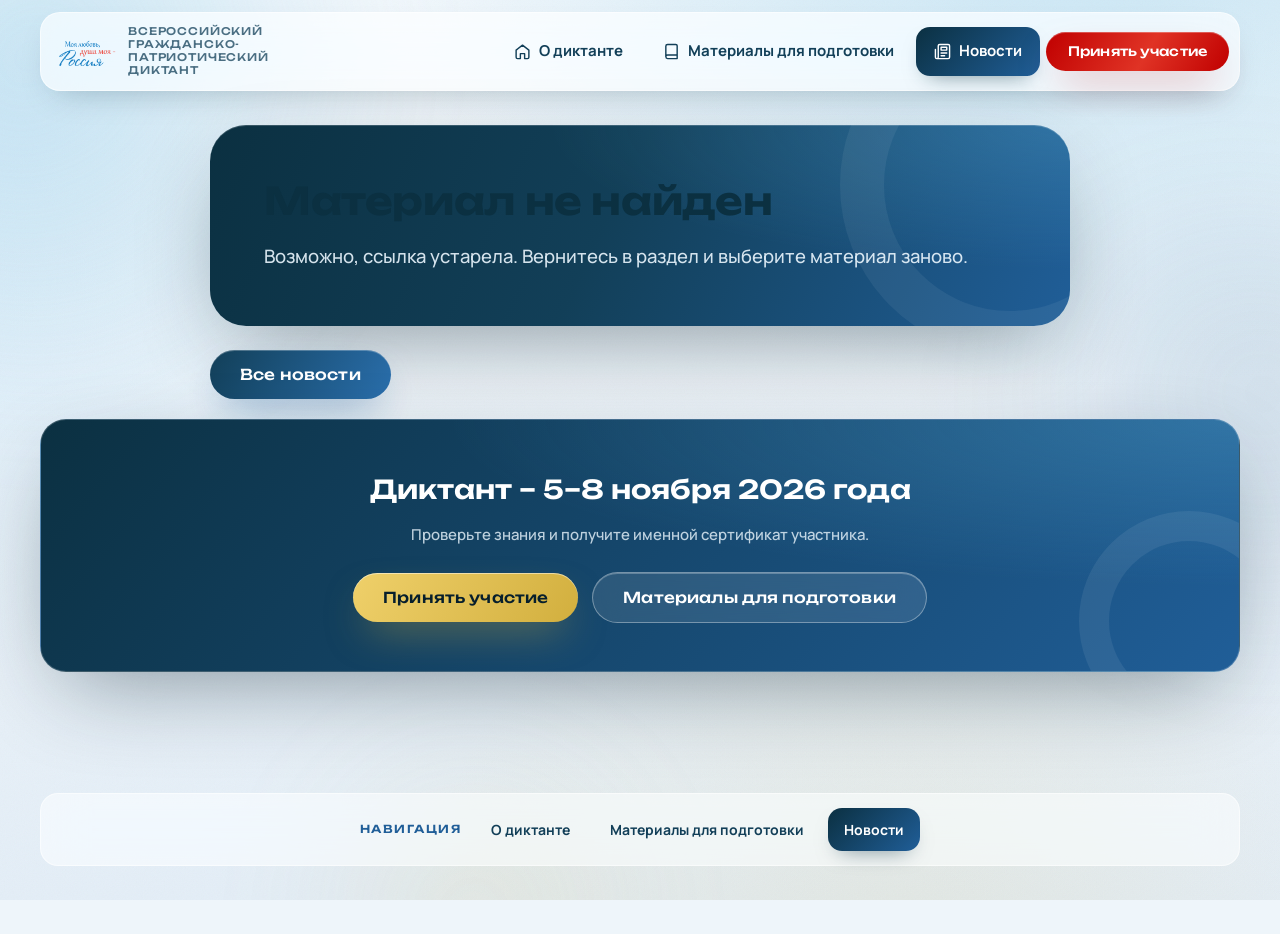
<file: article.html>
<!DOCTYPE html>
<html lang="ru">
<head>
<meta charset="UTF-8">
<script>document.documentElement.classList.add('js')</script>
<meta name="viewport" content="width=device-width, initial-scale=1.0">
<title>Материал о диктанте – Президентская академия</title>
<meta name="description" content="Материалы Всероссийского гражданско-патриотического диктанта «Моя любовь, душа моя – Россия!».">
<meta property="og:type" content="website">
<meta property="og:site_name" content="Президентская академия">
<meta property="og:locale" content="ru_RU">
<meta property="og:title" content="Материал – Диктант «Моя любовь, душа моя – Россия!» – 2026">
<meta property="og:description" content="Новость или статья Всероссийского гражданско-патриотического диктанта «Моя любовь, душа моя – Россия!».">
<meta property="og:image" content="assets/img/og.webp">
<meta name="twitter:card" content="summary_large_image">
<meta name="twitter:title" content="Материал – Диктант «Моя любовь, душа моя – Россия!» – 2026">
<meta name="twitter:description" content="Новость или статья Всероссийского гражданско-патриотического диктанта «Моя любовь, душа моя – Россия!».">
<meta name="twitter:image" content="assets/img/og.webp">
<link rel="preload" href="assets/fonts/unbounded-cyrillic.woff2" as="font" type="font/woff2" crossorigin>
<link rel="preload" href="assets/fonts/manrope-cyrillic.woff2" as="font" type="font/woff2" crossorigin>
<link rel="stylesheet" href="assets/css/style.css">
<script src="assets/js/image-loader.js"></script>
</head>
<body data-no-fcta>
<a class="skip-link" href="#main">К содержанию</a>

<div class="bg-scene" aria-hidden="true">
  <div class="blob blob--sky"></div>
  <div class="blob blob--blue"></div>
  <div class="blob blob--gold"></div>
</div>
<div class="noise" aria-hidden="true"></div>



<div class="app">
  <main class="main" id="main">
    <div class="container">

      <!-- полоса разделов -->
      <nav class="topnav" aria-label="Навигация раздела">
        <a class="topnav__brand" href="main.html" aria-label="На страницу «О диктанте»">
          <img src="assets/img/logo-diktant-short.png" alt="">
          <span>Всероссийский гражданско-патриотический диктант</span>
        </a>
        <span class="topnav__links">
          <a class="topnav__link" href="main.html">
            <svg viewBox="0 0 24 24" fill="none" stroke="currentColor" stroke-width="2" stroke-linecap="round" stroke-linejoin="round"><path d="m3 10 9-7 9 7v10a2 2 0 0 1-2 2h-4v-7h-6v7H5a2 2 0 0 1-2-2Z"/></svg>
            О диктанте</a>
          <a class="topnav__link" href="materials.html">
            <svg viewBox="0 0 24 24" fill="none" stroke="currentColor" stroke-width="2" stroke-linecap="round" stroke-linejoin="round"><path d="M4 19.5A2.5 2.5 0 0 1 6.5 17H20V4a2 2 0 0 0-2-2H6.5A2.5 2.5 0 0 0 4 4.5Zm0 0A2.5 2.5 0 0 0 6.5 22H20v-5"/></svg>
            Материалы для подготовки</a>
          <a class="topnav__link is-active" href="news.html" aria-current="page">
            <svg viewBox="0 0 24 24" fill="none" stroke="currentColor" stroke-width="2" stroke-linecap="round" stroke-linejoin="round"><path d="M4 22h16a2 2 0 0 0 2-2V4a2 2 0 0 0-2-2H8a2 2 0 0 0-2 2v16a2 2 0 0 1-4 0V9"/><path d="M18 14h-8M15 18h-5M10 6h8v4h-8Z"/></svg>
            Новости</a>
        </span>
        <a class="btn btn--primary btn--sm" data-gate="start" href="test.html">Принять участие</a>
      </nav>
      <article class="article" id="article-root" style="padding-top:8px"></article>

      <section class="sec" style="padding-top:20px">
        <div class="contact-main" style="text-align:center;padding:clamp(30px,4vw,48px)">
          <h3 style="font-size:clamp(19px,2.4vw,26px);margin-bottom:12px">Диктант – 5–8 ноября 2026 года</h3>
          <p style="max-width:52ch;margin:0 auto 24px">Проверьте знания и получите именной сертификат участника.</p>
          <div class="btn-row" style="justify-content:center">
            <a class="btn btn--gold" data-gate="start" href="test.html">Принять участие</a>
            <a class="btn btn--glass-deep" href="materials.html">Материалы для подготовки</a>
          </div>
        </div>
      </section>

      <nav class="footnav" aria-label="Навигация раздела (повтор)">
        <span class="footnav__title">Навигация</span>
        <a class="topnav__link" href="main.html">О диктанте</a>
        <a class="topnav__link" href="materials.html">Материалы для подготовки</a>
        <a class="topnav__link is-active" href="news.html">Новости</a>
      </nav>

      
    </div>
  </main>
</div>

<script src="assets/js/config.js"></script>
<script src="assets/js/gate.js"></script>
<script src="assets/js/typograf.js"></script>
<script src="assets/js/news-data.js"></script>
<script src="assets/js/main.js"></script>
<script>
(() => {
  const root = document.getElementById('article-root');
  const params = new URLSearchParams(location.search);
  const id = params.get('id');
  const type = params.get('type') || 'news';

  let item = null, backLink = 'news.html', backText = 'Все новости', navEl = document.getElementById('nav-news');
  if (type === 'article') {
    item = (window.ARTICLES_DATA || []).find(a => a.id === id);
    backLink = 'materials.html'; backText = 'К материалам'; navEl = document.getElementById('nav-materials');
  } else if (type === 'video') {
    item = (window.VIDEOS_DATA || []).find(a => a.id === id);
    backLink = 'materials.html'; backText = 'К материалам'; navEl = document.getElementById('nav-materials');
  } else {
    item = (window.NEWS_DATA || []).find(a => a.id === id);
  }
  navEl?.classList.add('is-active');

  if (!item) {
    root.innerHTML = `<div class="page-hero" style="margin-top:8px"><h1>Материал не найден</h1><div class="lead"><p>Возможно, ссылка устарела. Вернитесь в раздел и выберите материал заново.</p></div></div>
    <div class="btn-row" style="margin-top:24px"><a class="btn btn--blue" href="${backLink}">${backText}</a></div>`;
    return;
  }

  document.title = item.title + ' – Президентская академия';

  const isVideo = type === 'video';
  const heroBlock = isVideo
    ? `<div class="article__hero" style="display:grid;place-items:center;background:radial-gradient(80% 100% at 50% 0%, #123f58, #0b3041)">
         <img src="${item.cover}" alt="" style="position:absolute;inset:0;width:100%;height:100%;object-fit:cover;opacity:.24">
         <div style="position:relative;text-align:center;color:#fff;padding:30px">
           <div style="width:84px;height:84px;margin:0 auto 18px;border-radius:50%;display:grid;place-items:center;background:rgba(255,255,255,.14);border:1px solid rgba(255,255,255,.4);backdrop-filter:blur(10px)">
             <svg viewBox="0 0 24 24" fill="currentColor" width="32" height="32"><path d="M8 5.5v13l11-6.5Z"/></svg>
           </div>
           <p style="font-weight:700;opacity:.9;max-width:46ch;margin:0 auto">Видеолекция «${item.title}» (${item.dur || '18 мин'})<br>загружается – файл будет подключён оргкомитетом&nbsp;15.10.2026</p>
         </div>
       </div>`
    : `<div class="article__hero"><img src="${item.cover}" alt=""></div>`;

  const body = item.body
    ? item.body.map(p => `<p>${p}</p>`).join('')
    : `<p>${item.excerpt}</p><p style="color:var(--ink-55)">Видеолекция по этой теме будет опубликована вместе с полным комплектом материалов для подготовки. Следите за новостями раздела.</p>`;

  root.innerHTML = `
    ${heroBlock}
    <div class="article__head">
      <div class="article__meta">
        <span class="chip"><svg viewBox="0 0 24 24" fill="none" stroke="currentColor" stroke-width="2"><rect x="3" y="4" width="18" height="18" rx="3"/><path d="M16 2v4M8 2v4M3 10h18"/></svg>${item.date || ''}</span>
      </div>
      <h1>${item.title}</h1>
    </div>
    <div class="article__body">${body}</div>
    <div class="article__back btn-row">
      <a class="btn btn--glass" href="${backLink}"><svg viewBox="0 0 24 24" fill="none" stroke="currentColor" stroke-width="2.2" stroke-linecap="round" stroke-linejoin="round"><path d="M19 12H5m6 6-6-6 6-6"/></svg>${backText}</a>
    </div>`;
})();
</script>
</body>
</html>
</file>
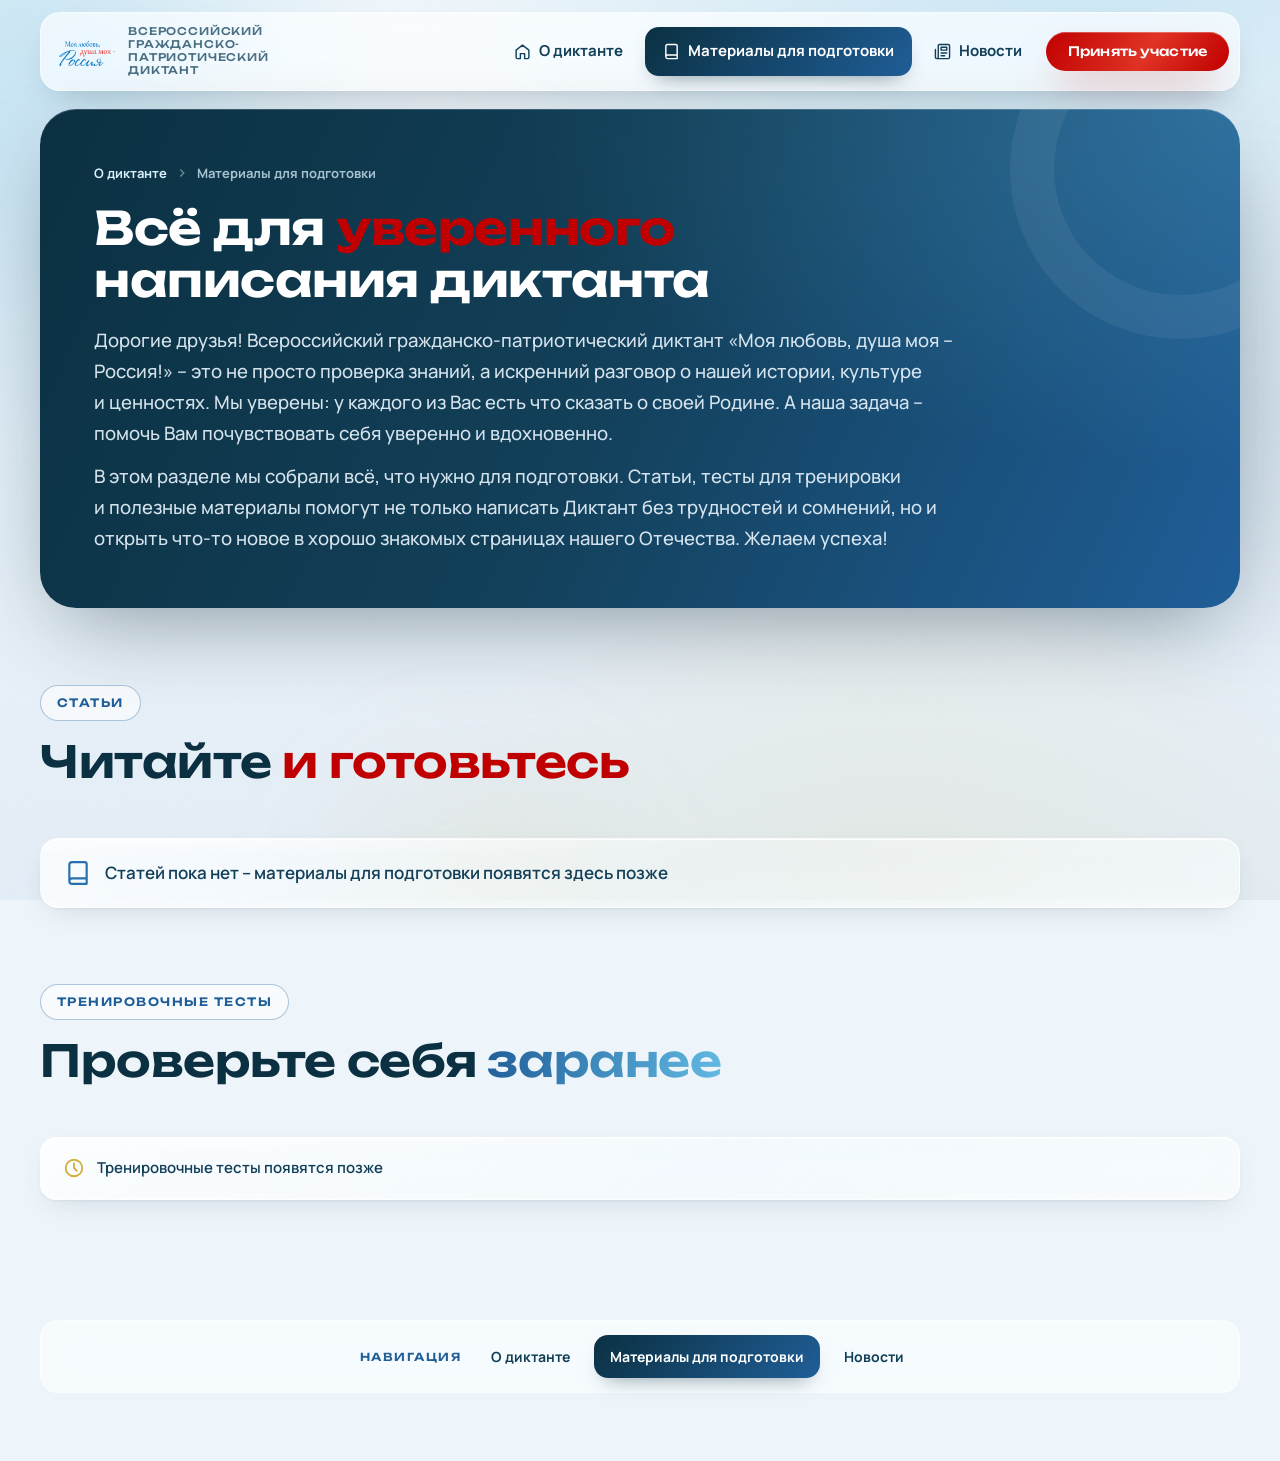
<file: materials.html>
<!DOCTYPE html>
<html lang="ru">
<head>
<meta charset="UTF-8">
<script>document.documentElement.classList.add('js')</script>
<meta name="viewport" content="width=device-width, initial-scale=1.0">
<title>Материалы для подготовки к диктанту – Президентская академия</title>
<meta name="description" content="Статьи и тренировочные тесты для подготовки ко Всероссийскому гражданско-патриотическому диктанту 2026 года.">
<meta property="og:title" content="Материалы для подготовки – Диктант 2026">
<meta property="og:description" content="Статьи и тренировочные тесты для подготовки к диктанту 2026 года.">
<meta property="og:image" content="assets/img/og.webp">
<meta property="og:type" content="website">
<meta property="og:site_name" content="Президентская академия">
<link rel="preload" href="assets/fonts/unbounded-cyrillic.woff2" as="font" type="font/woff2" crossorigin>
<link rel="preload" href="assets/fonts/manrope-cyrillic.woff2" as="font" type="font/woff2" crossorigin>
<link rel="stylesheet" href="assets/css/style.css">
<script src="assets/js/image-loader.js"></script>
</head>
<body>
<a class="skip-link" href="#main">К содержанию</a>

<div class="bg-scene" aria-hidden="true">
  <div class="blob blob--sky"></div>
  <div class="blob blob--blue"></div>
  <div class="blob blob--gold"></div>
</div>
<div class="noise" aria-hidden="true"></div>

<div class="app">
  <main class="main" id="main">
    <div class="container">

      <!-- полоса разделов -->
      <nav class="topnav" aria-label="Навигация раздела">
        <a class="topnav__brand" href="main.html" aria-label="На страницу «О диктанте»">
          <img src="assets/img/logo-diktant-short.png" alt="">
          <span>Всероссийский гражданско-патриотический диктант</span>
        </a>
        <span class="topnav__links">
          <a class="topnav__link" href="main.html">
            <svg viewBox="0 0 24 24" fill="none" stroke="currentColor" stroke-width="2" stroke-linecap="round" stroke-linejoin="round"><path d="m3 10 9-7 9 7v10a2 2 0 0 1-2 2h-4v-7h-6v7H5a2 2 0 0 1-2-2Z"/></svg>
            О диктанте</a>
          <a class="topnav__link is-active" href="materials.html" aria-current="page">
            <svg viewBox="0 0 24 24" fill="none" stroke="currentColor" stroke-width="2" stroke-linecap="round" stroke-linejoin="round"><path d="M4 19.5A2.5 2.5 0 0 1 6.5 17H20V4a2 2 0 0 0-2-2H6.5A2.5 2.5 0 0 0 4 4.5Zm0 0A2.5 2.5 0 0 0 6.5 22H20v-5"/></svg>
            Материалы для подготовки</a>
          <a class="topnav__link" href="news.html">
            <svg viewBox="0 0 24 24" fill="none" stroke="currentColor" stroke-width="2" stroke-linecap="round" stroke-linejoin="round"><path d="M4 22h16a2 2 0 0 0 2-2V4a2 2 0 0 0-2-2H8a2 2 0 0 0-2 2v16a2 2 0 0 1-4 0V9"/><path d="M18 14h-8M15 18h-5M10 6h8v4h-8Z"/></svg>
            Новости</a>
        </span>
        <a class="btn btn--primary btn--sm" data-gate="start" href="test.html">Принять участие</a>
      </nav>

      <!-- ═══════ ЗАГОЛОВОК РАЗДЕЛА ═══════ -->
      <section class="page-hero">
        <nav class="crumbs" aria-label="Хлебные крошки">
          <a href="main.html">О диктанте</a>
          <svg viewBox="0 0 24 24" fill="none" stroke="currentColor" stroke-width="2.4"><path d="m9 6 6 6-6 6"/></svg>
          <span>Материалы для подготовки</span>
        </nav>
        <h1>Всё для <em>уверенного</em> написания диктанта</h1>
        <div class="lead">
          <p>Дорогие друзья! Всероссийский гражданско-патриотический диктант «Моя любовь, душа моя – Россия!» – это не просто проверка знаний, а искренний разговор о нашей истории, культуре и ценностях. Мы уверены: у каждого из Вас есть что сказать о своей Родине. А наша задача – помочь Вам почувствовать себя уверенно и вдохновенно.</p>
          <p>В этом разделе мы собрали всё, что нужно для подготовки. Статьи, тесты для тренировки и полезные материалы помогут не только написать Диктант без трудностей и сомнений, но и открыть что-то новое в хорошо знакомых страницах нашего Отечества. Желаем успеха!</p>
        </div>
      </section>

      <!-- ═══════ СТАТЬИ ═══════ -->
      <section class="sec" id="articles">
        <header class="sec-head">
          <span class="sec-overline">Статьи</span>
          <h2 class="sec-title">Читайте <em>и готовьтесь</em></h2>
        </header>
        <div class="res-grid" id="articles-grid"></div>
      </section>

      <!-- ═══════ ТРЕНИРОВОЧНЫЕ ТЕСТЫ (скрыты до включения) ═══════ -->
      <section class="sec" id="train" style="padding-top:0">
        <header class="sec-head">
          <span class="sec-overline">Тренировочные тесты</span>
          <h2 class="sec-title">Проверьте себя <span class="grad">заранее</span></h2>
        </header>
        <div class="train-shell" data-gate="training">
          <div class="res-grid train-cards">
            <article class="res-card glass" data-cat="school">
              <div class="res-card__img"><span class="res-card__tag">5–11 класс</span><img src="assets/img/media/m11.jpg" alt="Школьники пишут тренировочный тест" loading="lazy"></div>
              <div class="res-card__body">
                <h3>Тренировочный тест для школьников</h3>
                <p>Дружелюбные вопросы про историю, праздники и культуру народов России.</p>
                <span class="res-card__meta"><svg viewBox="0 0 24 24" fill="none" stroke="currentColor" stroke-width="2"><circle cx="12" cy="12" r="9"/><path d="M12 7v5l3 3"/></svg>40 минут, 30 вопросов, без регистрации</span>
              </div>
            </article>
            <article class="res-card glass" data-cat="student">
              <div class="res-card__img"><span class="res-card__tag">ВУЗЫ И СПО</span><img src="assets/img/media/m13.jpg" alt="Студенты – участники диктанта" loading="lazy"></div>
              <div class="res-card__body">
                <h3>Тренировочный тест для студентов</h3>
                <p>Глубже и острее: военная история, право, гражданская идентичность.</p>
                <span class="res-card__meta"><svg viewBox="0 0 24 24" fill="none" stroke="currentColor" stroke-width="2"><circle cx="12" cy="12" r="9"/><path d="M12 7v5l3 3"/></svg>40 минут, 30 вопросов, без регистрации</span>
              </div>
            </article>
            <article class="res-card glass" data-cat="adult">
              <div class="res-card__img"><span class="res-card__tag">Личное участие</span><img src="assets/img/media/m14.jpg" alt="Участники старшего возраста" loading="lazy"></div>
              <div class="res-card__body">
                <h3>Тренировочный тест для взрослых</h3>
                <p>Для тех, кто завершил обучение: широкий исторический и культурный кругозор.</p>
                <span class="res-card__meta"><svg viewBox="0 0 24 24" fill="none" stroke="currentColor" stroke-width="2"><circle cx="12" cy="12" r="9"/><path d="M12 7v5l3 3"/></svg>40 минут, 30 вопросов, без регистрации</span>
              </div>
            </article>
          </div>
        </div>
      </section>

      <!-- нижняя полоса разделов -->
      <nav class="footnav" aria-label="Навигация раздела (повтор)">
        <span class="footnav__title">Навигация</span>
        <a class="topnav__link" href="main.html">О диктанте</a>
        <a class="topnav__link is-active" href="materials.html">Материалы для подготовки</a>
        <a class="topnav__link" href="news.html">Новости</a>
      </nav>

    </div>
  </main>
</div>

<script src="assets/js/config.js"></script>
<script src="assets/js/gate.js"></script>
<script src="assets/js/typograf.js"></script>
<script src="assets/js/news-data.js"></script>
<script src="assets/js/main.js"></script>
<script>
/* Сетка статей: из CMS (ARTICLES_DATA) или плашка «Статей пока нет» */
(() => {
  const box = document.getElementById('articles-grid');
  if (!box || !window.ARTICLES_DATA) return;
  const data = window.ARTICLES_DATA;
  if (!data.length) {
    box.classList.remove('res-grid');
    box.innerHTML = `
      <p class="empty-note glass">
        <svg viewBox="0 0 24 24" fill="none" stroke="currentColor" stroke-width="2" stroke-linecap="round" stroke-linejoin="round"><path d="M4 19.5A2.5 2.5 0 0 1 6.5 17H20V4a2 2 0 0 0-2-2H6.5A2.5 2.5 0 0 0 4 4.5Zm0 0A2.5 2.5 0 0 0 6.5 22H20v-5"/></svg>
        <span>Статей пока нет – материалы для подготовки появятся здесь позже</span>
      </p>`;
    return;
  }
  box.innerHTML = data.map(a => `
    <article class="res-card glass">
      ${a.cover ? `<div class="res-card__img"><img src="${a.cover}" alt="" loading="lazy"></div>` : ''}
      <div class="res-card__body">
        <span class="news-row__date">${a.date || ''}</span>
        <h3>${a.title}</h3>
        <p>${a.excerpt || ''}</p>
        <a class="btn btn--glass btn--sm" href="article.html?id=${a.id}">Читать статью
          <svg viewBox="0 0 24 24" fill="none" stroke="currentColor" stroke-width="2.2" stroke-linecap="round" stroke-linejoin="round"><path d="M5 12h14m-6-6 6 6-6 6"/></svg></a>
      </div>
    </article>`).join('');
})();
</script>
</body>
</html>
</file>
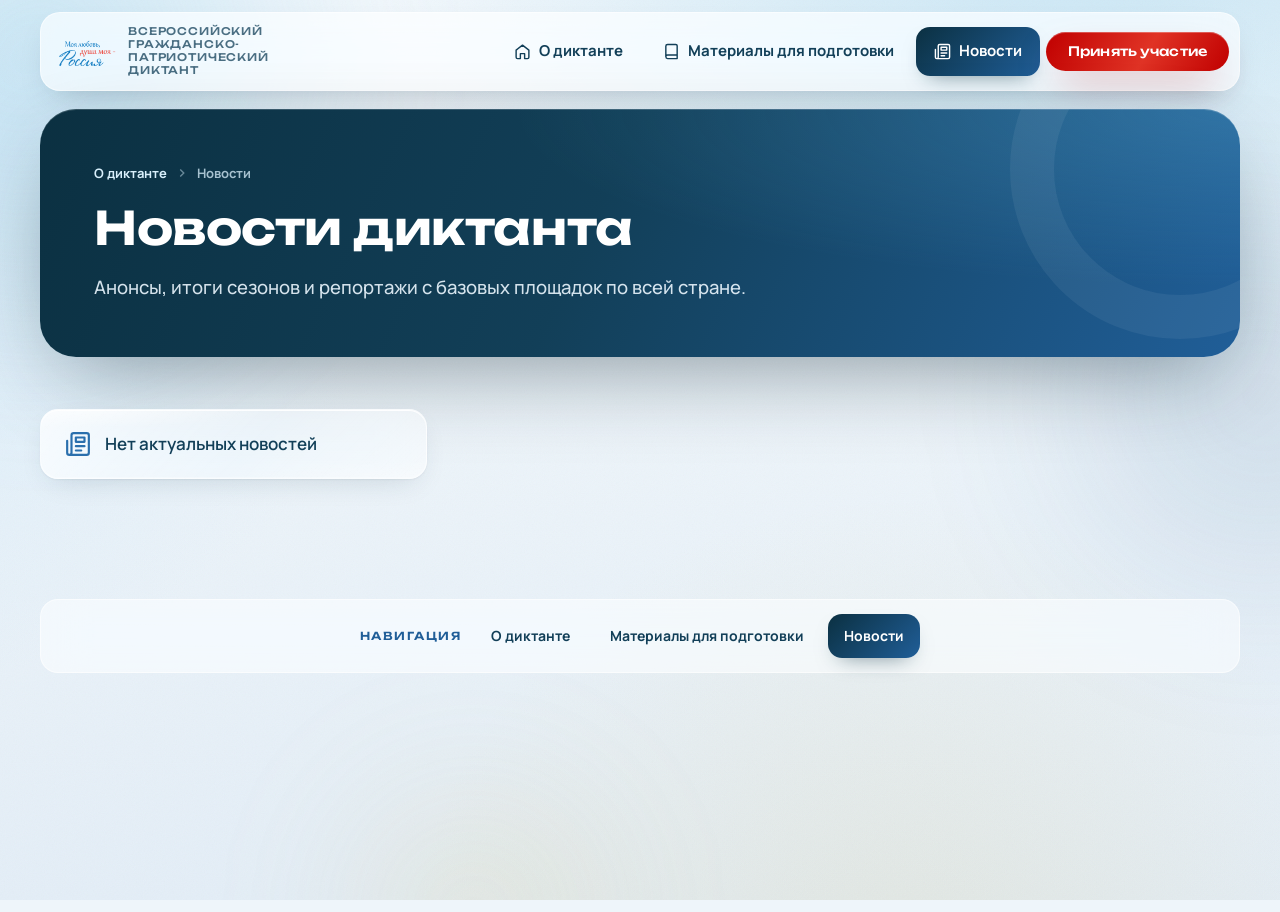
<file: news.html>
<!DOCTYPE html>
<html lang="ru">
<head>
<meta charset="UTF-8">
<script>document.documentElement.classList.add('js')</script>
<meta name="viewport" content="width=device-width, initial-scale=1.0">
<title>Новости диктанта – Президентская академия</title>
<meta name="description" content="Анонсы, итоги сезонов и репортажи Всероссийского гражданско-патриотического диктанта со всей страны.">
<meta property="og:title" content="Новости диктанта 2026">
<meta property="og:description" content="Анонсы, итоги сезонов и репортажи со всей страны.">
<meta property="og:image" content="assets/img/og.webp">
<meta property="og:type" content="website">
<meta property="og:site_name" content="Президентская академия">
<link rel="preload" href="assets/fonts/unbounded-cyrillic.woff2" as="font" type="font/woff2" crossorigin>
<link rel="preload" href="assets/fonts/manrope-cyrillic.woff2" as="font" type="font/woff2" crossorigin>
<link rel="stylesheet" href="assets/css/style.css">
<script src="assets/js/image-loader.js"></script>
</head>
<body>
<a class="skip-link" href="#main">К содержанию</a>

<div class="bg-scene" aria-hidden="true">
  <div class="blob blob--sky"></div>
  <div class="blob blob--blue"></div>
  <div class="blob blob--gold"></div>
</div>
<div class="noise" aria-hidden="true"></div>

<div class="app">
  <main class="main" id="main">
    <div class="container">

      <!-- полоса разделов -->
      <nav class="topnav" aria-label="Навигация раздела">
        <a class="topnav__brand" href="main.html" aria-label="На страницу «О диктанте»">
          <img src="assets/img/logo-diktant-short.png" alt="">
          <span>Всероссийский гражданско-патриотический диктант</span>
        </a>
        <span class="topnav__links">
          <a class="topnav__link" href="main.html">
            <svg viewBox="0 0 24 24" fill="none" stroke="currentColor" stroke-width="2" stroke-linecap="round" stroke-linejoin="round"><path d="m3 10 9-7 9 7v10a2 2 0 0 1-2 2h-4v-7h-6v7H5a2 2 0 0 1-2-2Z"/></svg>
            О диктанте</a>
          <a class="topnav__link" href="materials.html">
            <svg viewBox="0 0 24 24" fill="none" stroke="currentColor" stroke-width="2" stroke-linecap="round" stroke-linejoin="round"><path d="M4 19.5A2.5 2.5 0 0 1 6.5 17H20V4a2 2 0 0 0-2-2H6.5A2.5 2.5 0 0 0 4 4.5Zm0 0A2.5 2.5 0 0 0 6.5 22H20v-5"/></svg>
            Материалы для подготовки</a>
          <a class="topnav__link is-active" href="news.html" aria-current="page">
            <svg viewBox="0 0 24 24" fill="none" stroke="currentColor" stroke-width="2" stroke-linecap="round" stroke-linejoin="round"><path d="M4 22h16a2 2 0 0 0 2-2V4a2 2 0 0 0-2-2H8a2 2 0 0 0-2 2v16a2 2 0 0 1-4 0V9"/><path d="M18 14h-8M15 18h-5M10 6h8v4h-8Z"/></svg>
            Новости</a>
        </span>
        <a class="btn btn--primary btn--sm" data-gate="start" href="test.html">Принять участие</a>
      </nav>

      <!-- ═══════ ЗАГОЛОВОК РАЗДЕЛА ═══════ -->
      <section class="page-hero">
        <nav class="crumbs" aria-label="Хлебные крошки">
          <a href="main.html">О диктанте</a>
          <svg viewBox="0 0 24 24" fill="none" stroke="currentColor" stroke-width="2.4"><path d="m9 6 6 6-6 6"/></svg>
          <span>Новости</span>
        </nav>
        <h1>Новости диктанта</h1>
        <div class="lead">
          <p>Анонсы, итоги сезонов и репортажи с базовых площадок по всей стране.</p>
        </div>
      </section>

      <!-- ═══════ ЛЕНТА НОВОСТЕЙ ═══════ -->
      <section class="sec" style="padding-top:clamp(30px,4vw,54px)">
        <div class="news-grid" id="news-feed"></div>
      </section>

      <!-- нижняя полоса разделов -->
      <nav class="footnav" aria-label="Навигация раздела (повтор)">
        <span class="footnav__title">Навигация</span>
        <a class="topnav__link" href="main.html">О диктанте</a>
        <a class="topnav__link" href="materials.html">Материалы для подготовки</a>
        <a class="topnav__link is-active" href="news.html">Новости</a>
      </nav>

    </div>
  </main>
</div>

<script src="assets/js/config.js"></script>
<script src="assets/js/gate.js"></script>
<script src="assets/js/typograf.js"></script>
<script src="assets/js/news-data.js"></script>
<script src="assets/js/main.js"></script>
<script>
/* лента новостей: карточки или плашка «нет актуальных новостей» */
(() => {
  const feed = document.getElementById('news-feed');
  if (!feed || !window.NEWS_DATA) return;
  const data = [...window.NEWS_DATA].sort((a, b) => b.date.split('.').reverse().join('').localeCompare(a.date.split('.').reverse().join('')));
  if (!data.length) {
    feed.innerHTML = `
      <p class="empty-note glass">
        <svg viewBox="0 0 24 24" fill="none" stroke="currentColor" stroke-width="2" stroke-linecap="round" stroke-linejoin="round"><path d="M4 22h16a2 2 0 0 0 2-2V4a2 2 0 0 0-2-2H8a2 2 0 0 0-2 2v16a2 2 0 0 1-4 0V9"/><path d="M18 14h-8M15 18h-5M10 6h8v4h-8Z"/></svg>
        <span>Нет актуальных новостей</span>
      </p>`;
    return;
  }
  feed.innerHTML = data.map(n => `
    <article class="news-card glass">
      <div class="news-card__img"><span class="news-card__date">${n.date}</span><img src="${n.cover}" alt="" loading="lazy"></div>
      <div class="news-card__body">
        <h3><a href="article.html?id=${n.id}">${n.title}</a></h3>
        <p>${n.excerpt}</p>
        <span class="news-card__more">Читать полностью<svg viewBox="0 0 24 24" fill="none" stroke="currentColor" stroke-width="2.4" stroke-linecap="round" stroke-linejoin="round"><path d="M5 12h14m-6-6 6 6-6 6"/></svg></span>
      </div>
    </article>`).join('');
})();
</script>
</body>
</html>
</file>
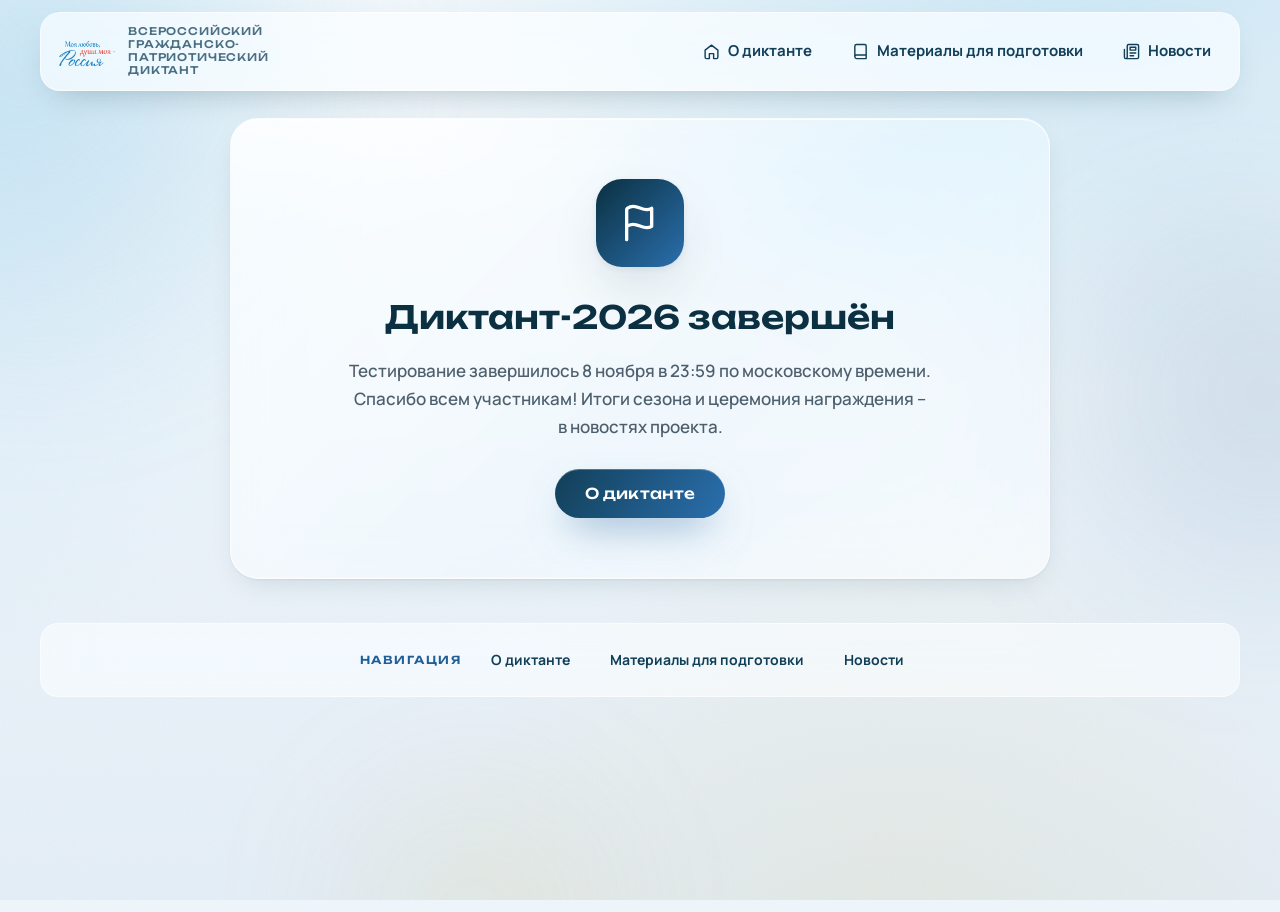
<file: test.html>
<!DOCTYPE html>
<html lang="ru">
<head>
<meta charset="UTF-8">
<script>document.documentElement.classList.add('js')</script>
<meta name="viewport" content="width=device-width, initial-scale=1.0">
<title>Пройти гражданско-патриотический диктант – Президентская академия</title>
<meta name="description" content="Прохождение Всероссийского гражданско-патриотического диктанта онлайн: три возрастные категории, 30 вопросов, 40 минут, сертификат участника на почту.">
<meta property="og:type" content="website">
<meta property="og:site_name" content="Президентская академия">
<meta property="og:locale" content="ru_RU">
<meta property="og:title" content="Пройти диктант – «Моя любовь, душа моя – Россия!» – 2026">
<meta property="og:description" content="Три возрастные категории, 30 вопросов, 40 минут – с 5 ноября 10:00 до 8 ноября 23:59 по московскому времени.">
<meta property="og:image" content="assets/img/og.webp">
<meta name="twitter:card" content="summary_large_image">
<meta name="twitter:title" content="Пройти диктант – «Моя любовь, душа моя – Россия!» – 2026">
<meta name="twitter:description" content="Три возрастные категории, 30 вопросов, 40 минут – с 5 ноября 10:00 до 8 ноября 23:59 по московскому времени.">
<meta name="twitter:image" content="assets/img/og.webp">
<link rel="preload" href="assets/fonts/unbounded-cyrillic.woff2" as="font" type="font/woff2" crossorigin>
<link rel="preload" href="assets/fonts/manrope-cyrillic.woff2" as="font" type="font/woff2" crossorigin>
<link rel="stylesheet" href="assets/css/style.css">
<script src="assets/js/image-loader.js"></script>
</head>
<body data-no-fcta>
<a class="skip-link" href="#main">К содержанию</a>

<div class="bg-scene" aria-hidden="true">
  <div class="blob blob--sky"></div>
  <div class="blob blob--blue"></div>
  <div class="blob blob--gold"></div>
</div>
<div class="noise" aria-hidden="true"></div>

<div class="app">
  <main class="main" id="main">
    <div class="container">

      <!-- полоса разделов -->
      <nav class="topnav" aria-label="Навигация раздела">
        <a class="topnav__brand" href="main.html" aria-label="На страницу «О диктанте»">
          <img src="assets/img/logo-diktant-short.png" alt="">
          <span>Всероссийский гражданско-патриотический диктант</span>
        </a>
        <span class="topnav__links">
          <a class="topnav__link" href="main.html">
            <svg viewBox="0 0 24 24" fill="none" stroke="currentColor" stroke-width="2" stroke-linecap="round" stroke-linejoin="round"><path d="m3 10 9-7 9 7v10a2 2 0 0 1-2 2h-4v-7h-6v7H5a2 2 0 0 1-2-2Z"/></svg>
            О диктанте</a>
          <a class="topnav__link" href="materials.html">
            <svg viewBox="0 0 24 24" fill="none" stroke="currentColor" stroke-width="2" stroke-linecap="round" stroke-linejoin="round"><path d="M4 19.5A2.5 2.5 0 0 1 6.5 17H20V4a2 2 0 0 0-2-2H6.5A2.5 2.5 0 0 0 4 4.5Zm0 0A2.5 2.5 0 0 0 6.5 22H20v-5"/></svg>
            Материалы для подготовки</a>
          <a class="topnav__link" href="news.html">
            <svg viewBox="0 0 24 24" fill="none" stroke="currentColor" stroke-width="2" stroke-linecap="round" stroke-linejoin="round"><path d="M4 22h16a2 2 0 0 0 2-2V4a2 2 0 0 0-2-2H8a2 2 0 0 0-2 2v16a2 2 0 0 1-4 0V9"/><path d="M18 14h-8M15 18h-5M10 6h8v4h-8Z"/></svg>
            Новости</a>
        </span>
      </nav>

      <div class="test-shell" id="test-app">

        <!-- ═══ ЭКРАН ОЖИДАНИЯ / ЗАВЕРШЕНИЯ (по времени сервера) ═══ -->
        <div id="test-gate" hidden>
          <div class="gate-panel glass" id="gate-panel"></div>
        </div>

        <!-- ═══ ШАГ 1: выбор категории ═══ -->
        <div id="test-start" hidden>
          <section class="page-hero">
            <nav class="crumbs" aria-label="Хлебные крошки">
              <a href="main.html">О диктанте</a>
              <svg viewBox="0 0 24 24" fill="none" stroke="currentColor" stroke-width="2.4"><path d="m9 6 6 6-6 6"/></svg>
              <span id="crumb-mode">Прохождение диктанта</span>
            </nav>
            <h1 id="start-title">Перед началом – короткая регистрация</h1>
            <div class="lead">
              <p id="start-lead">Заполните короткую анкету: пол, возраст, регион и организацию – это займёт меньше минуты. Затем сами выберите категорию участия – от неё зависят Ваши вопросы: 30 вопросов за 40 минут. ФИО и электронную почту мы спросим после теста – на неё придёт сертификат участника в течение 48 часов.</p>
            </div>
          </section>

          <!-- Основной режим монтирует pre-анкету; тренировка показывает категории. -->
          <div id="pre-reg-mount" hidden></div>
          <div class="test-cats" id="start-cats" hidden>
            <button class="test-cat glass" data-cat="school">
              <span class="test-cat__ic"><svg viewBox="0 0 24 24" fill="none" stroke="currentColor" stroke-width="2" stroke-linecap="round" stroke-linejoin="round"><path d="M4 19.5A2.5 2.5 0 0 1 6.5 17H20V4a2 2 0 0 0-2-2H6.5A2.5 2.5 0 0 0 4 4.5Zm0 0A2.5 2.5 0 0 0 6.5 22H20v-5"/></svg></span>
              <b>Школьник 5–11 класс</b>
              <span>Вопросы об основных событиях истории, героях, культуре и праздниках народов России</span>
              <i>Начать<svg viewBox="0 0 24 24" fill="none" stroke="currentColor" stroke-width="2.4" stroke-linecap="round" stroke-linejoin="round"><path d="M5 12h14m-6-6 6 6-6 6"/></svg></i>
            </button>
            <button class="test-cat glass" data-cat="student">
              <span class="test-cat__ic"><svg viewBox="0 0 24 24" fill="none" stroke="currentColor" stroke-width="2" stroke-linecap="round" stroke-linejoin="round"><path d="M22 10 12 5 2 10l10 5 10-5v6"/><path d="M6 12v5c3 3 9 3 12 0v-5"/></svg></span>
              <b>Студент вуза или СПО</b>
              <span>Повышенная сложность: нужны более глубокие знания о нашей стране</span>
              <i>Начать<svg viewBox="0 0 24 24" fill="none" stroke="currentColor" stroke-width="2.4" stroke-linecap="round" stroke-linejoin="round"><path d="M5 12h14m-6-6 6 6-6 6"/></svg></i>
            </button>
            <button class="test-cat glass" data-cat="adult">
              <span class="test-cat__ic"><svg viewBox="0 0 24 24" fill="none" stroke="currentColor" stroke-width="2" stroke-linecap="round" stroke-linejoin="round"><path d="M16 21v-2a4 4 0 0 0-4-4H6a4 4 0 0 0-4 4v2"/><circle cx="9" cy="7" r="4"/></svg></span>
              <b>Закончил(а) обучение</b>
              <span>Широкий круг вопросов – от Смутного времени до космической эры</span>
              <i>Начать<svg viewBox="0 0 24 24" fill="none" stroke="currentColor" stroke-width="2.4" stroke-linecap="round" stroke-linejoin="round"><path d="M5 12h14m-6-6 6 6-6 6"/></svg></i>
            </button>
          </div>

          <div class="test-rules glass">
            <span class="rule"><svg viewBox="0 0 24 24" fill="none" stroke="#205e98" stroke-width="2" stroke-linecap="round" stroke-linejoin="round"><circle cx="12" cy="12" r="9"/><path d="M12 7v5l3 3"/></svg>40 минут на прохождение</span>
            <span class="rule"><svg viewBox="0 0 24 24" fill="none" stroke="#205e98" stroke-width="2" stroke-linecap="round" stroke-linejoin="round"><circle cx="12" cy="12" r="9"/><path d="M9.1 9a3 3 0 0 1 5.8 1c0 2-3 3-3 3M12 17h.01"/></svg>30 вопросов: один или несколько верных ответов</span>
          </div>
        </div>

        <!-- ═══ ШАГ 2: прохождение ═══ -->
        <div id="test-run" hidden>
          <div class="test-hud glass">
            <span class="test-hud__q" id="hud-q">Вопрос 1 / 30</span>
            <span class="test-hud__bar" aria-hidden="true"><i id="hud-bar"></i></span>
            <button class="test-hud__menu" id="q-menu-btn" type="button" aria-expanded="false" aria-controls="q-menu">
              <svg viewBox="0 0 24 24" fill="none" stroke="currentColor" stroke-width="2" stroke-linecap="round" stroke-linejoin="round"><path d="M8 6h13M8 12h13M8 18h13M3.5 6h.01M3.5 12h.01M3.5 18h.01"/></svg>
              Вопросы <b id="q-menu-count">0/30</b>
              <svg class="test-hud__menu-chev" viewBox="0 0 24 24" fill="none" stroke="currentColor" stroke-width="2.4" stroke-linecap="round" stroke-linejoin="round"><path d="m6 9 6 6 6-6"/></svg>
            </button>
            <span class="test-timer" id="timer" role="timer" aria-label="Оставшееся время">
              <svg viewBox="0 0 24 24" fill="none" stroke="currentColor" stroke-width="2" stroke-linecap="round" stroke-linejoin="round"><circle cx="12" cy="12" r="9"/><path d="M12 7v5l3 3"/></svg>
              <b>40:00</b>
            </span>
          </div>
          <div class="q-menu glass" id="q-menu" hidden>
            <p class="q-menu__legend">
              <span><i class="q-menu__sw"></i>не отвечено</span>
              <span><i class="q-menu__sw q-menu__sw--done"></i>отвечено</span>
              <b id="q-menu-legend-empty" role="status"></b>
            </p>
            <div class="q-menu__grid" id="q-menu-grid"></div>
          </div>
          <div class="q-card glass" id="q-card" aria-live="polite"></div>
          <div class="q-nav">
            <button class="btn btn--glass" id="q-prev" type="button">
              <svg viewBox="0 0 24 24" fill="none" stroke="currentColor" stroke-width="2.2" stroke-linecap="round" stroke-linejoin="round"><path d="M19 12H5m6 6-6-6 6-6"/></svg>
              Назад</button>
            <span class="spacer"></span>
            <button class="btn btn--blue" id="q-next" type="button">Далее
              <svg viewBox="0 0 24 24" fill="none" stroke="currentColor" stroke-width="2.2" stroke-linecap="round" stroke-linejoin="round"><path d="M5 12h14m-6-6 6 6-6 6"/></svg></button>
          </div>
          <p class="test-hint">
            <svg viewBox="0 0 24 24" fill="none" stroke="currentColor" stroke-width="2"><rect x="4" y="2" width="16" height="20" rx="3"/><path d="M9 22v-4h6v4M9 6h6"/></svg>
            На смартфоне отвечайте касанием – вопрос перелистнётся сам. Правая кнопка мыши отключена: вопросы защищены от копирования.
          </p>
        </div>

        <!-- ═══ ШАГ 3: результат и регистрационная форма ═══ -->
        <div id="test-result" hidden>
          <div class="result glass">
            <div class="result__ring" role="img" aria-label="Ваш результат">
              <svg width="210" height="210" viewBox="0 0 210 210">
                <defs>
                  <linearGradient id="ringGrad" x1="0" y1="0" x2="1" y2="1">
                    <stop offset="0" stop-color="#205e98"/>
                    <stop offset=".6" stop-color="#62bae3"/>
                    <stop offset="1" stop-color="#d2af3e"/>
                  </linearGradient>
                </defs>
                <circle class="ring-bg" cx="105" cy="105" r="88" fill="none" stroke-width="16"/>
                <circle class="ring-fg" id="ring-fg" cx="105" cy="105" r="88" fill="none" stroke-width="16"/>
              </svg>
              <div class="result__score">
                <b><span id="result-score">0</span></b>
                <span id="result-max">из 30</span>
              </div>
            </div>
            <h2 id="result-title">Отличный результат!</h2>
            <p id="result-sub"></p>
            <p class="result-note" id="result-note"></p>
            <div class="btn-row" style="justify-content:center">
              <button class="btn btn--glass" type="button" data-restart>
                <svg viewBox="0 0 24 24" fill="none" stroke="currentColor" stroke-width="2.2" stroke-linecap="round" stroke-linejoin="round"><path d="M3 12a9 9 0 1 0 3-6.7M3 4v5h5"/></svg>
                Пройти ещё раз</button>
              <a class="btn btn--glass" href="main.html">О диктанте</a>
            </div>
          </div>
          <!-- Дедлайн выбора хранится вместе с попыткой; после записи без ФИО post-анкета недоступна. -->
          <div class="result-cta glass" id="result-cta" hidden>
            <p class="result-cta__text">Чтобы получить сертификат нам нужно немного информации о Вас: ФИО и электронная почта.</p>
            <div class="btn-row" style="justify-content:center">
              <button class="btn btn--primary" type="button" id="result-cta-fill">
                <svg viewBox="0 0 24 24" fill="none" stroke="currentColor" stroke-width="2.2" stroke-linecap="round" stroke-linejoin="round"><path d="M12 20h9"/><path d="M16.5 3.5a2.1 2.1 0 0 1 3 3L7 19l-4 1 1-4Z"/></svg>
                Дозаполнить данные</button>
              <button class="btn btn--glass" type="button" id="result-cta-decline">Отказаться</button>
            </div>
            <p class="result-cta__timer">Если ответа нет в течение <b id="result-cta-left">2:00</b>, ответ запишется в базу без ФИО (вместо них – «не заполнено»).</p>
          </div>
          <!-- Регистрационная форма участника открывается кнопкой
               «Дозаполнить данные» выше (монтируется test.js по требованию) -->
          <section class="result-reg" id="result-reg" hidden>
            <h2 class="result-reg__title">Регистрационная форма участника</h2>
            <p class="result-reg__lead">Сертификат участника будет отправлен на Вашу электронную почту в течение 48 часов после прохождения диктанта.</p>
            <div id="result-reg-mount"></div>
          </section>
        </div>

      </div>

      <!-- нижняя полоса разделов -->
      <nav class="footnav" aria-label="Навигация раздела (повтор)">
        <span class="footnav__title">Навигация</span>
        <a class="topnav__link" href="main.html">О диктанте</a>
        <a class="topnav__link" href="materials.html">Материалы для подготовки</a>
        <a class="topnav__link" href="news.html">Новости</a>
      </nav>
    </div>
  </main>
</div>

<script src="assets/js/config.js"></script>
<script src="assets/js/typograf.js"></script>
<!-- question-bank-demo.js загружается лениво только в demo-режиме;
     production никогда не запрашивает файл с правильными ответами -->
<script src="assets/js/reg-form.js"></script>
<script src="assets/js/main.js"></script>
<script src="assets/js/test.js"></script>
</body>
</html>
</file>
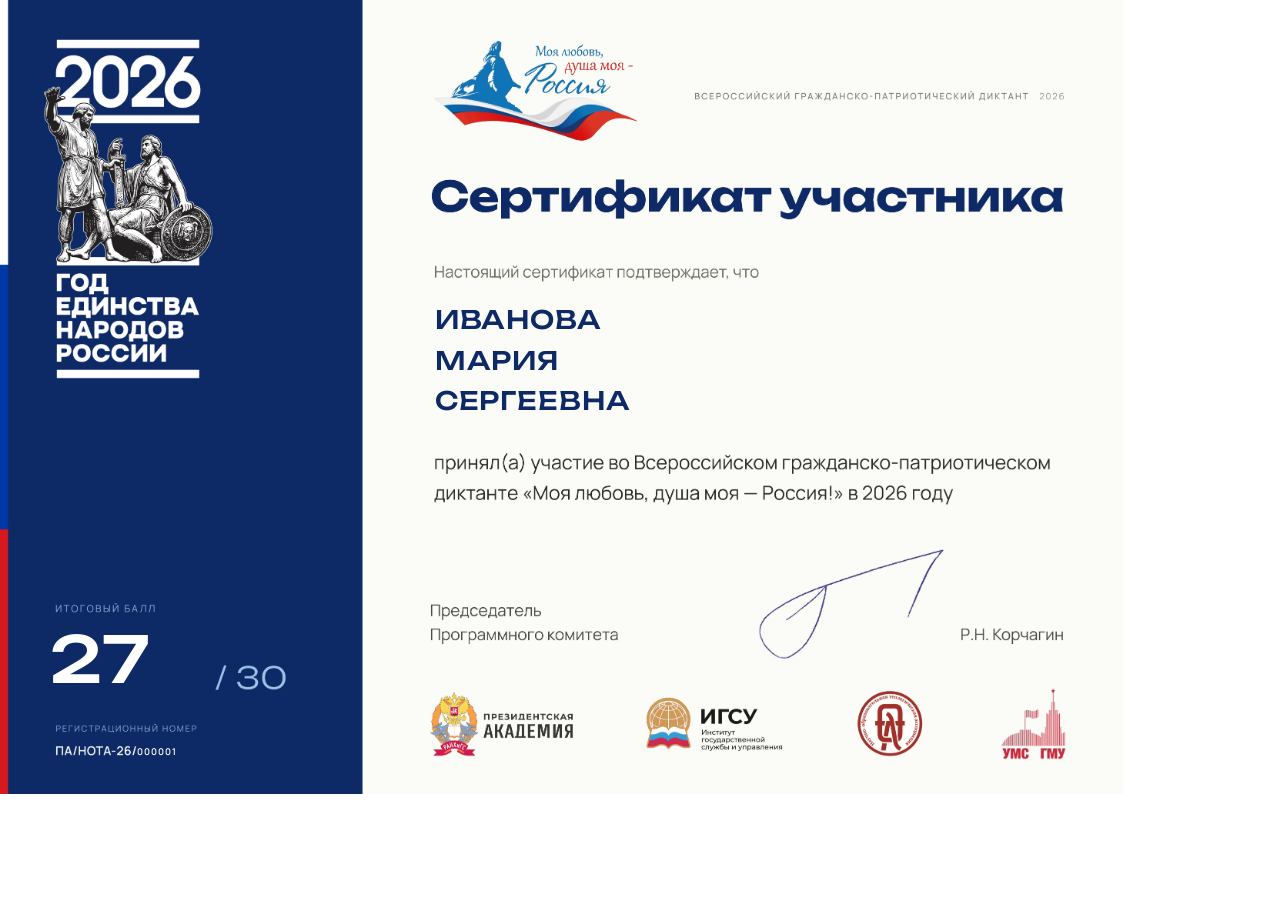
<file: docs-dev/certificate/certificate-template.html>
<!DOCTYPE html>
<html lang="ru">
<head>
<meta charset="UTF-8">
<title>Шаблон сертификата участника диктанта</title>
<!--
  ШАБЛОН СЕРТИФИКАТА УЧАСТНИКА.
  Фон загружается как JPG, переменные данные формируются в HTML и CSS.

  Как работает генерация на сервере:
  1. Сервер подставляет в span[data-field] значения участника
     (ФИО, балл, регистрационный номер) из JSON (см. fields.json).
  2. Страница печатается в PDF размером ровно 297×210 мм
     (@page ниже) – например, Chromium: --print-to-pdf --no-pdf-header-footer.
  3. Фон – certificate-bg.jpg (300 dpi, 5834×4125 px) подложен через object-fit:cover.

  ПЕРЕМЕННЫЕ ДАННЫХ (data-field):
    fio1 – фамилия (капсом)
    fio2 – имя (капсом)
    fio3 – отчество (капсом; если нет отчества – пустая строка)
    score – итоговый балл 0–30
    regnum – ровно 6 цифр ID с добивкой нулями, без префикса
             «ПА/НОТА-26/» – он уже нанесён на фоне

  ШРИФТЫ (по макету дизайнера; файлы лежат рядом в папке fonts/,
  подключены через @font-face – при генерации PDF применяются именно они):
    ФИО:               Unbounded Medium, кегль 40 px при 150 dpi (≈19 pt)
    Итоговый балл:     Unbounded Medium, кегль 100 px при 150 dpi (≈48 pt)
    Регистрационный №: Manrope SemiBold, кегль 15 px при 150 dpi (≈7 pt)
  Перенос на сервер: скопируйте папку fonts/ рядом с шаблоном
  (пути в @font-face относительные) либо замените src на URL из MEDIALibrary.

  ЛОКАЛЬНАЯ ПРОВЕРКА: по умолчанию показаны тестовые значения, а поверх
  плейсхолдеров фона («Фамилия Имя Отчество», «XX», «XXXXXX») лежат маски
  в цвет фона. В рабочем фоне плейсхолдеры отсутствуют – маски
  выключаются параметром ?clean любым способом: сервер просто НЕ рендерит
  div.cover, либо добавьте ?clean для скрытия масок стилем.
-->
<style>
  @page { size: 297mm 210mm; margin: 0; }
  /* ── Шрифты макета (файлы рядом, в папке fonts/) ── */
  @font-face {
    font-family: 'Unbounded Cert';
    src: url('fonts/Unbounded-Medium.ttf') format('truetype');
    font-weight: 500; font-style: normal; font-display: swap;
  }
  @font-face {
    font-family: 'Manrope Cert SB';
    src: url('fonts/Manrope-SemiBold.ttf') format('truetype');
    font-weight: 600; font-style: normal; font-display: swap;
  }
  * { margin: 0; padding: 0; box-sizing: border-box; }
  html, body { width: 297mm; height: 210mm; }
  body { font-family: 'Manrope', 'Arial Narrow', Arial, sans-serif; }
  .cert { position: relative; width: 297mm; height: 210mm; overflow: hidden; }
  .cert__bg { position: absolute; inset: 0; width: 100%; height: 100%; object-fit: cover; }

  /* Маски в цвет фона для файла с плейсхолдерами. */
  .cover { position: absolute; display: flex; align-items: center; }
  .cover--light { background: #fbfcf7; }   /* правая часть */
  .cover--navy  { background: #0d2a66; }   /* левая панель */
  .clean .cover { display: none; }

  .field { position: absolute; text-transform: uppercase; }
  /* ФИО: три строки, тёмно-синее по светлому; шрифт макета – Unbounded Medium */
  .field--fio { font-family: 'Unbounded Cert', 'Unbounded', 'Arial', sans-serif; font-weight: 500;
    color: #0d2a66; font-size: 19pt; letter-spacing: .035em; line-height: 1; left: 115mm; width: 118mm; }
  .field--fio1 { top: 81.2mm; }
  .field--fio2 { top: 92.2mm; }
  .field--fio3 { top: 102.6mm; }
  /* итоговый балл: белое по тёмно-синему, крупно; Unbounded Medium */
  .field--score { font-family: 'Unbounded Cert', 'Unbounded', 'Arial', sans-serif; font-weight: 500;
    color: #ffffff; font-size: 48pt; line-height: 1; letter-spacing: .01em; left: 13.2mm; top: 166mm; }
  /* регистрационный номер: 6 цифр после напечатанного «ПА/НОТА-26/»; Manrope SemiBold */
  .field--regnum { font-family: 'Manrope Cert SB', 'Manrope', 'Arial', sans-serif; font-weight: 600;
    color: #ffffff; font-size: 7pt; letter-spacing: .1em; left: 36.35mm; top: 197.2mm; }

  /* маски поверх плейсдолеров фона (пиксельные координаты → мм, см. fields.json) */
  .cover--fio1 { left: 113.4mm; top: 80.6mm; width: 62mm; height: 11.3mm; }
  .cover--fio2 { left: 113.4mm; top: 91.8mm; width: 62mm; height: 10.7mm; }
  .cover--fio3 { left: 113.4mm; top: 102.2mm; width: 62mm; height: 10mm; }
  .cover--score { left: 12.6mm; top: 164.6mm; width: 40mm; height: 19mm; }
  /* закрываем только XXXXXX, напечатанный префикс ПА/НОТА-26/ остаётся */
  .cover--regnum { left: 36.15mm; top: 196.6mm; width: 13.75mm; height: 5.2mm; }
</style>
</head>
<body>
  <!-- Для чистого фона без плейсхолдеров добавьте class="clean". -->
  <div class="cert" id="cert">
    <img class="cert__bg" src="certificate-bg.jpg" alt="">

    <!-- Маски на плейсхолдеры исходного макета. -->
    <div class="cover cover--light cover--fio1"></div>
    <div class="cover cover--light cover--fio2"></div>
    <div class="cover cover--light cover--fio3"></div>
    <div class="cover cover--navy cover--score"></div>
    <div class="cover cover--navy cover--regnum"></div>

    <!-- переменные данные: сервер подставляет значения внутрь span -->
    <span class="field field--fio field--fio1" data-field="fio1">Иванова</span>
    <span class="field field--fio field--fio2" data-field="fio2">Мария</span>
    <span class="field field--fio field--fio3" data-field="fio3">Сергеевна</span>
    <span class="field field--score" data-field="score">27</span>
    <span class="field field--regnum" data-field="regnum">000001</span>
  </div>
<script>
  /* Параметр ?clean скрывает маски для чистого фона. */
  if (location.search.includes('clean')) document.getElementById('cert').classList.add('clean');
  /* Локальное заполнение параметрами адресной строки:
     ?fio1=Иванова&fio2=Мария&fio3=Сергеевна&score=27&regnum=000001 */
  const p = new URLSearchParams(location.search);
  document.querySelectorAll('[data-field]').forEach(el => {
    const v = p.get(el.dataset.field);
    if (v !== null) el.textContent = el.dataset.field === 'regnum'
      ? String(v).replace(/\D/g, '').slice(-6).padStart(6, '0')
      : v.toUpperCase();
  });
</script>
</body>
</html>
</file>
<file: assets/css/style.css>
/* ============================================================
   Стили раздела Всероссийского гражданско-патриотического диктанта
   ============================================================ */

/* ---------- Локальные вариативные шрифты ---------- */
@font-face {
  font-family: 'Manrope';
  font-style: normal; font-weight: 200 800; font-display: swap;
  src: url('../fonts/manrope-cyrillic.woff2') format('woff2');
  unicode-range: U+0301, U+0400-045F, U+0490-0491, U+04B0-04B1, U+2116;
}
@font-face {
  font-family: 'Manrope';
  font-style: normal; font-weight: 200 800; font-display: swap;
  src: url('../fonts/manrope-latin.woff2') format('woff2');
  unicode-range: U+0000-00FF, U+0131, U+0152-0153, U+02BB-02BC, U+02C6, U+02DA, U+02DC, U+0304, U+0308, U+0329, U+2000-206F, U+20AC, U+2122, U+2191, U+2193, U+2212, U+2215, U+FEFF, U+FFFD;
}
@font-face {
  font-family: 'Unbounded';
  font-style: normal; font-weight: 200 900; font-display: swap;
  src: url('../fonts/unbounded-cyrillic.woff2') format('woff2');
  unicode-range: U+0301, U+0400-045F, U+0490-0491, U+04B0-04B1, U+2116;
}
@font-face {
  font-family: 'Unbounded';
  font-style: normal; font-weight: 200 900; font-display: swap;
  src: url('../fonts/unbounded-latin.woff2') format('woff2');
  unicode-range: U+0000-00FF, U+0131, U+0152-0153, U+02BB-02BC, U+02C6, U+02DA, U+02DC, U+0304, U+0308, U+0329, U+2000-206F, U+20AC, U+2122, U+2191, U+2193, U+2212, U+2215, U+FEFF, U+FFFD;
}

/* ---------- Токены ---------- */
:root {
  /* Фирменная палитра */
  --navy-950: #071f2c;
  --navy-900: #0b3041;
  --navy-800: #123f58;
  --blue-700: #205e98;
  --blue-600: #2a6fad;
  --sky-500:  #62bae3;
  --sky-200:  #cfe8f9;
  --red-600:  #c00000;
  --gold-500: #d2af3e;
  --green-600:#3b7d23;

  --ink: #0d2233;
  --ink-70: rgba(13, 34, 51, .72);
  --ink-55: rgba(13, 34, 51, .55);
  --ink-40: rgba(13, 34, 51, .40);

  --bg: #eef5fa;
  --bg-2: #e4eef7;

  --font-d: "Unbounded", system-ui, sans-serif;
  --font-b: "Manrope", system-ui, -apple-system, "Segoe UI", sans-serif;

  --r-lg: 28px; --r-xl: 36px;

  --shadow-1: 0 1px 2px rgba(11,48,65,.06), 0 10px 30px -12px rgba(11,48,65,.18);
  --shadow-2: 0 2px 6px rgba(11,48,65,.08), 0 24px 60px -20px rgba(11,48,65,.28);
  --shadow-3: 0 30px 90px -24px rgba(7,31,44,.45);

  --glass-blur: saturate(1.55) blur(22px);
  --glass-brd: 1px solid rgba(255,255,255,.55);

  --ease-out: cubic-bezier(.22, 1, .36, 1);
  --ease-spring: cubic-bezier(.34, 1.56, .64, 1);

}

/* ---------- Ресет ---------- */
*, *::before, *::after { box-sizing: border-box; }
* { margin: 0; }
html { scroll-behavior: smooth; -webkit-text-size-adjust: 100%; }
html:focus-within { scroll-behavior: smooth; }
body {
  font-family: var(--font-b);
  font-size: 17px;
  line-height: 1.65;
  color: var(--ink);
  background: var(--bg);
  min-height: 100svh;
  text-rendering: optimizeLegibility;
  -webkit-font-smoothing: antialiased;
  overflow-x: clip;
}
img, picture, video, svg { display: block; max-width: 100%; }
input, button, textarea, select { font: inherit; color: inherit; }
button { cursor: pointer; background: none; border: 0; padding: 0; }
a { color: var(--blue-700); text-decoration: none; }
ul[role="list"], ol[role="list"] { list-style: none; padding: 0; }
::selection { background: var(--sky-500); color: var(--navy-950); }
:focus-visible {
  outline: 3px solid var(--sky-500);
  outline-offset: 3px;
  border-radius: 6px;
}
::-webkit-scrollbar { width: 10px; height: 10px; }
::-webkit-scrollbar-thumb { background: rgba(32,94,152,.28); border-radius: 99px; border: 2px solid var(--bg); }
::-webkit-scrollbar-thumb:hover { background: rgba(32,94,152,.5); }
::-webkit-scrollbar-track { background: transparent; }

.skip-link {
  position: fixed; top: 12px; left: 12px; z-index: 2000;
  background: var(--navy-900); color: #fff; padding: 12px 20px;
  border-radius: 999px; font-weight: 700; transform: translateY(-200%);
  transition: transform .3s var(--ease-out);
}
.skip-link:focus-visible { transform: none; color: #fff; }

/* ---------- Фон и атмосфера ---------- */
.bg-scene {
  position: fixed; inset: 0; z-index: -2; overflow: clip;
  background:
    radial-gradient(1200px 800px at 85% -10%, rgba(98,186,227,.30), transparent 60%),
    radial-gradient(1000px 700px at -15% 35%, rgba(207,232,249,.55), transparent 55%),
    radial-gradient(900px 900px at 70% 110%, rgba(210,175,62,.12), transparent 55%),
    linear-gradient(180deg, #f3f8fc 0%, var(--bg) 40%, var(--bg-2) 100%);
}
.blob {
  position: absolute; border-radius: 50%;
  filter: blur(70px); opacity: .5; will-change: transform;
  animation: drift 26s ease-in-out infinite alternate;
}
.blob--sky    { width: 44vmax; height: 44vmax; left: -12vmax; top: -10vmax; background: radial-gradient(circle at 30% 30%, rgba(98,186,227,.65), rgba(98,186,227,0) 68%); }
.blob--blue   { width: 38vmax; height: 38vmax; right: -14vmax; top: 22vh; background: radial-gradient(circle at 60% 40%, rgba(32,94,152,.35), rgba(32,94,152,0) 68%); animation-delay: -8s; }
.blob--gold   { width: 30vmax; height: 30vmax; left: 22vw; bottom: -16vmax; background: radial-gradient(circle at 50% 50%, rgba(210,175,62,.30), rgba(210,175,62,0) 68%); animation-delay: -16s; }
@keyframes drift {
  0%   { transform: translate3d(0,0,0) scale(1); }
  50%  { transform: translate3d(4vmax, -3vmax, 0) scale(1.08); }
  100% { transform: translate3d(-3vmax, 3vmax, 0) scale(.96); }
}
.noise {
  position: fixed; inset: 0; z-index: -1; pointer-events: none; opacity: .04;
  background-image: url("data:image/svg+xml,%3Csvg xmlns='http://www.w3.org/2000/svg' width='160' height='160'%3E%3Cfilter id='n'%3E%3CfeTurbulence type='fractalNoise' baseFrequency='.9' numOctaves='2'/%3E%3C/filter%3E%3Crect width='160' height='160' filter='url(%23n)'/%3E%3C/svg%3E");
}

/* ---------- Каркас ---------- */
.app { display: block; min-height: 100svh; }
.main { min-width: 0; padding: 0 clamp(14px, 3vw, 40px) clamp(40px, 5vw, 64px); }
.container { max-width: 1200px; margin-inline: auto; }

/* ============================================================
   СТЕКЛО – базовые поверхности
   ============================================================ */
.glass {
  position: relative;
  background: linear-gradient(135deg, rgba(255,255,255,.78), rgba(255,255,255,.38) 55%, rgba(255,255,255,.55));
  -webkit-backdrop-filter: var(--glass-blur);
  backdrop-filter: var(--glass-blur);
  border-radius: var(--r-lg);
  border: var(--glass-brd);
  box-shadow: var(--shadow-1), inset 0 1px 0 rgba(255,255,255,.9), inset 0 -1px 0 rgba(255,255,255,.25);
}
.glass::before { /* блик-капля */
  content: ""; position: absolute; inset: 0; border-radius: inherit; pointer-events: none;
  background:
    radial-gradient(120% 60% at 8% 0%, rgba(255,255,255,.65), transparent 42%),
    radial-gradient(90% 50% at 100% 100%, rgba(255,255,255,.22), transparent 50%);
  opacity: .8;
}
.glass > * { position: relative; z-index: 1; }

.glass-deep { /* тёмное стекло на синем */
  position: relative;
  background: linear-gradient(140deg, rgba(255,255,255,.16), rgba(255,255,255,.05) 50%, rgba(255,255,255,.10));
  -webkit-backdrop-filter: var(--glass-blur);
  backdrop-filter: var(--glass-blur);
  border-radius: var(--r-lg);
  border: 1px solid rgba(255,255,255,.28);
  box-shadow: 0 24px 70px -28px rgba(7,31,44,.6), inset 0 1px 0 rgba(255,255,255,.38), inset 0 -1px 0 rgba(255,255,255,.06);
}
.glass-deep::before {
  content: ""; position: absolute; inset: 0; border-radius: inherit; pointer-events: none;
  background: radial-gradient(130% 70% at 10% 0%, rgba(255,255,255,.28), transparent 45%);
  opacity: .7;
}
.glass-deep > * { position: relative; z-index: 1; }

/* ============================================================
   КНОПКИ / ЧИПЫ / СТИКЕРЫ
   ============================================================ */
.btn {
  position: relative; overflow: hidden;
  display: inline-flex; align-items: center; justify-content: center; gap: 10px;
  padding: 17px 30px; border-radius: 999px;
  font-family: var(--font-d); font-weight: 500; font-size: 15px; letter-spacing: .01em;
  line-height: 1; white-space: nowrap;
  transition: transform .3s var(--ease-spring), box-shadow .3s var(--ease-out), background .3s;
  user-select: none;
}
.btn svg { width: 18px; height: 18px; flex: 0 0 auto; }
.btn::after { /* блик-пробежка */
  content: ""; position: absolute; top: -60%; bottom: -60%; width: 34%; left: -60%;
  background: linear-gradient(105deg, transparent, rgba(255,255,255,.55), transparent);
  transform: skewX(-20deg); transition: left .7s var(--ease-out); pointer-events: none;
}
.btn:hover::after { left: 130%; }
.btn:hover { transform: translateY(-2px); }
.btn:active { transform: translateY(0) scale(.97); }

.btn--primary {
  color: #fff;
  background: linear-gradient(120deg, var(--red-600), #e03325 55%, var(--red-600));
  box-shadow: 0 18px 40px -14px rgba(192,0,0,.55), inset 0 1px 0 rgba(255,255,255,.28);
}
.btn--primary:hover { box-shadow: 0 24px 50px -14px rgba(192,0,0,.6), inset 0 1px 0 rgba(255,255,255,.3); }
.btn--blue {
  color: #fff;
  background: linear-gradient(120deg, var(--navy-800), var(--blue-600));
  box-shadow: 0 18px 40px -14px rgba(32,94,152,.6), inset 0 1px 0 rgba(255,255,255,.25);
}
.btn--glass {
  color: var(--navy-900);
  background: linear-gradient(135deg, rgba(255,255,255,.85), rgba(255,255,255,.5));
  -webkit-backdrop-filter: blur(14px); backdrop-filter: blur(14px);
  border: 1px solid rgba(255,255,255,.9);
  box-shadow: var(--shadow-1);
}
.btn--glass-deep {
  color: #fff;
  background: rgba(255,255,255,.1);
  -webkit-backdrop-filter: blur(14px); backdrop-filter: blur(14px);
  border: 1px solid rgba(255,255,255,.35);
  box-shadow: inset 0 1px 0 rgba(255,255,255,.25);
}
.btn--glass-deep:hover { background: rgba(255,255,255,.18); }
.btn--gold {
  color: var(--navy-950);
  background: linear-gradient(120deg, #efd06a, var(--gold-500));
  box-shadow: 0 18px 40px -14px rgba(210,175,62,.55), inset 0 1px 0 rgba(255,255,255,.5);
}
.btn--sm { padding: 13px 22px; font-size: 13px; }
.btn--lg { padding: 20px 38px; font-size: 16px; }

.btn-row { display: flex; flex-wrap: wrap; gap: 14px; align-items: center; }

.chip {
  display: inline-flex; align-items: center; gap: 8px;
  padding: 9px 16px; border-radius: 999px; font-size: 13.5px; font-weight: 800;
  color: var(--navy-800);
  background: rgba(255,255,255,.62); border: 1px solid rgba(255,255,255,.8);
  -webkit-backdrop-filter: blur(10px); backdrop-filter: blur(10px);
  box-shadow: 0 6px 18px -10px rgba(11,48,65,.3), inset 0 1px 0 rgba(255,255,255,.9);
}
.chip svg { width: 16px; height: 16px; }

.sticker {
  display: inline-flex; align-items: center; gap: 8px;
  font-family: var(--font-d); font-weight: 600; font-size: 13px; line-height: 1.15;
  padding: 12px 18px; border-radius: 18px; text-align: center;
  box-shadow: var(--shadow-2);
  transform: rotate(var(--rot, -3deg));
}
.sticker--red  { color: #fff; background: linear-gradient(135deg, #e0352b, var(--red-600)); }
.sticker--gold { color: var(--navy-950); background: linear-gradient(135deg, #f0d26b, var(--gold-500)); }

/* ============================================================
   ЗАГОЛОВКИ СЕКЦИЙ
   ============================================================ */
.sec { padding-block: clamp(40px, 6vw, 84px); position: relative; }
.sec-head { max-width: 780px; margin-bottom: clamp(28px, 4vw, 52px); }
.sec-head--center { margin-inline: auto; text-align: center; }
.sec-head--center .sec-overline { justify-content: center; }
.sec-overline {
  display: inline-flex; align-items: center; gap: 10px; margin-bottom: 16px;
  font-family: var(--font-d); font-size: 12px; font-weight: 600; letter-spacing: .16em;
  text-transform: uppercase; color: var(--blue-700);
}
.sec-overline .n {
  display: inline-grid; place-items: center; min-width: 40px; height: 28px; padding: 0 10px;
  border-radius: 99px; color: #fff; letter-spacing: .05em;
  background: linear-gradient(135deg, var(--blue-700), var(--sky-500));
  box-shadow: 0 8px 18px -8px rgba(32,94,152,.6);
}
.sec-title {
  font-family: var(--font-d); font-weight: 600;
  font-size: clamp(26px, 4.2vw, 44px); line-height: 1.12; letter-spacing: -.01em;
  color: var(--navy-900); text-wrap: balance;
}
.sec-title em { font-style: normal; color: var(--red-600); }
.sec-title .grad {
  background: linear-gradient(100deg, var(--blue-700), var(--sky-500));
  -webkit-background-clip: text; background-clip: text; color: transparent;
}
.sec-lead { margin-top: 16px; font-size: clamp(16px, 1.6vw, 19px); line-height: 1.65; color: var(--ink-70); max-width: 68ch; }
.sec-head--center .sec-lead { margin-inline: auto; }

/* ============================================================
   ПЕРВЫЙ ЭКРАН
   ============================================================ */
.hero {
  position: relative; overflow: clip;
  border-radius: var(--r-xl);
  color: #fff;
  background:
    radial-gradient(120% 120% at 100% 0%, rgba(98,186,227,.25), transparent 50%),
    linear-gradient(115deg, var(--navy-900) 0%, var(--navy-800) 42%, var(--blue-700) 100%);
  box-shadow: var(--shadow-3), inset 0 1px 0 rgba(255,255,255,.18);
  isolation: isolate;
}
.hero::after { /* волна-триколор снизу */
  content: ""; position: absolute; left: -5%; right: -5%; bottom: -2px; height: 90px; z-index: 1;
  background:
    url("data:image/svg+xml,%3Csvg xmlns='http://www.w3.org/2000/svg' viewBox='0 0 1440 90' preserveAspectRatio='none'%3E%3Cpath d='M0 70 C240 30 420 95 720 62 C1020 30 1200 80 1440 50 L1440 90 L0 90 Z' fill='%23ffffff' fill-opacity='.96'/%3E%3Cpath d='M0 78 C260 44 460 100 760 70 C1060 42 1240 88 1440 60 L1440 90 L0 90 Z' fill='%23205e98' fill-opacity='.55'/%3E%3Cpath d='M0 84 C280 55 500 104 800 78 C1100 55 1280 92 1440 70 L1440 90 L0 90 Z' fill='%23c00000' fill-opacity='.5'/%3E%3C/svg%3E") bottom/100% 100% no-repeat;
  pointer-events: none;
}
.hero__glow { position: absolute; border-radius: 50%; filter: blur(80px); z-index: 0; pointer-events: none; }
.hero__glow--1 { width: 520px; height: 520px; top: -180px; right: -100px; background: radial-gradient(circle, rgba(98,186,227,.5), transparent 65%); animation: drift 20s ease-in-out infinite alternate; }
.hero__glow--2 { width: 420px; height: 420px; bottom: -160px; left: -80px; background: radial-gradient(circle, rgba(192,0,0,.35), transparent 65%); animation: drift 24s ease-in-out infinite alternate-reverse; }
.hero__rings { position: absolute; inset: 0; z-index: 0; opacity: .16; pointer-events: none;
  background-image: url("data:image/svg+xml,%3Csvg xmlns='http://www.w3.org/2000/svg' width='720' height='720'%3E%3Cg fill='none' stroke='%23ffffff' stroke-opacity='.5'%3E%3Ccircle cx='620' cy='120' r='90'/%3E%3Ccircle cx='620' cy='120' r='150'/%3E%3Ccircle cx='620' cy='120' r='220'/%3E%3Ccircle cx='620' cy='120' r='300'/%3E%3C/g%3E%3C/svg%3E");
  background-position: right -140px top -140px; background-repeat: no-repeat;
}
.hero__inner {
  position: relative; z-index: 2;
  display: grid; grid-template-columns: minmax(0, 1.12fr) minmax(0, .88fr);
  gap: clamp(28px, 4vw, 56px);
  padding: clamp(26px, 4vw, 52px);
  padding-bottom: clamp(64px, 8vw, 110px);
}
.hero__meta { display: flex; flex-wrap: wrap; gap: 12px; margin-bottom: 24px; align-items: center; }

.hero__kicker {
  display: inline-flex; align-items: center; gap: 10px;
  font-family: var(--font-d); font-size: 11.5px; font-weight: 600; letter-spacing: .18em; text-transform: uppercase;
  color: #d9f0fc;
}
.hero__title {
  font-family: var(--font-d); font-weight: 650;
  font-size: clamp(30px, 4.6vw, 58px); line-height: 1.08; letter-spacing: -.015em;
  margin: 22px 0 20px; text-wrap: balance;
}
.hero__title .w1 { color: #fff; }
.hero__title .w2 { color: var(--sky-500); }
.hero__title .w3 {
  background: linear-gradient(100deg, #fff 15%, #9fd8f7 45%, #ff9c8f 80%);
  -webkit-background-clip: text; background-clip: text; color: transparent;
}
.hero__lead { font-size: clamp(16px, 1.7vw, 19.5px); line-height: 1.6; color: rgba(234,245,253,.88); max-width: 56ch; }
.hero__lead b { color: #fff; }
.hero__ctas { margin-top: 32px; }
.hero__note { margin-top: 18px; display: flex; flex-wrap: wrap; gap: 10px 22px; font-size: 14px; color: rgba(217,240,252,.8); }
.hero__note span { display: inline-flex; align-items: center; gap: 8px; }
.hero__note svg { width: 15px; height: 15px; opacity: .8; }

/* коллаж */
.collage { position: relative; min-height: 420px; }
.collage__item {
  position: absolute; border-radius: 22px; overflow: hidden;
  border: 1px solid rgba(255,255,255,.35);
  box-shadow: var(--shadow-3), inset 0 1px 0 rgba(255,255,255,.3);
  transition: transform .6s var(--ease-out);
  will-change: transform;
}
.collage__item img { width: 100%; height: 100%; object-fit: cover; }
.collage__item::after { content: ""; position: absolute; inset: 0; background: linear-gradient(160deg, rgba(255,255,255,.22), transparent 40%); pointer-events: none; }
.collage__item--a { width: 74%; aspect-ratio: 4/3; top: 4%; right: 0; transform: rotate(2.5deg); z-index: 2; }
.collage__item--b { width: 52%; aspect-ratio: 4/3; bottom: 12%; left: 0; transform: rotate(-3.5deg); z-index: 3; }
.collage__item--c { width: 34%; aspect-ratio: 1; top: 52%; right: 6%; transform: rotate(6deg); z-index: 1; border-radius: 50%; }
.collage:hover .collage__item--a { transform: rotate(1deg) scale(1.02); }
.collage:hover .collage__item--b { transform: rotate(-5deg) scale(1.03); }
.collage .sticker { position: absolute; z-index: 4; }
.collage__s1 { top: -3%; left: 4%; --rot: -5deg; }
.collage__s2 { bottom: 0; right: 2%; --rot: 3deg; }

/* обратный отсчёт */
.countdown {
  position: relative; z-index: 2;
  margin: -64px clamp(18px, 3vw, 44px) 0;
  display: grid; grid-template-columns: 1fr auto; align-items: center; gap: 20px;
  padding: 20px clamp(18px, 2.6vw, 32px);
}
.countdown__label { font-family: var(--font-d); font-weight: 500; font-size: clamp(13px, 1.4vw, 16px); line-height: 1.35; }
.countdown__label small { display: block; font-family: var(--font-b); font-weight: 700; font-size: 12.5px; letter-spacing: .04em; color: var(--ink-55); margin-top: 4px; }
.countdown__grid { display: flex; gap: clamp(8px, 1.4vw, 16px); }
.cd-cell {
  min-width: clamp(66px, 7.6vw, 96px); text-align: center;
  padding: 12px 10px 10px; border-radius: 20px;
  background: linear-gradient(160deg, var(--navy-900), var(--blue-700));
  border: 1px solid rgba(255,255,255,.25);
  box-shadow: 0 16px 34px -16px rgba(7,31,44,.6), inset 0 1px 0 rgba(255,255,255,.25);
  color: #fff; position: relative; overflow: hidden;
}
.cd-cell::before { content: ""; position: absolute; inset: 0 0 55%; background: linear-gradient(180deg, rgba(255,255,255,.14), transparent); border-radius: 20px 20px 0 0; pointer-events: none; }
.cd-cell b { display: block; position: relative; font-family: var(--font-d); font-weight: 600; font-size: clamp(24px, 3.4vw, 40px); line-height: 1; font-variant-numeric: tabular-nums; }
.cd-cell b.tick { animation: tick .5s var(--ease-spring); }
@keyframes tick { 0% { transform: translateY(-40%) scale(.85); opacity: .2; } 100% { transform: none; opacity: 1; } }
.cd-cell span { display: block; margin-top: 7px; font-size: 10.5px; font-weight: 800; letter-spacing: .14em; text-transform: uppercase; color: var(--sky-200); }

/* быстрые якоря */
.anchor-pills { display: flex; flex-wrap: wrap; gap: 10px; margin-top: 26px; }
.anchor-pills a { transition: transform .3s var(--ease-spring), background .3s; }
.anchor-pills a:hover { transform: translateY(-3px) rotate(-1deg); background: #fff; }

/* ============================================================
   ЗАДАЧИ
   ============================================================ */

.tasks-grid { display: grid; grid-template-columns: repeat(3, minmax(0,1fr)); gap: 18px; }
.task-card { padding: 26px 24px 24px; border-radius: 24px; display: flex; flex-direction: column; gap: 14px; min-height: 200px;
  transition: transform .4s var(--ease-spring), box-shadow .4s var(--ease-out); }
.task-card:hover { transform: translateY(-6px) rotate(var(--hr, -.5deg)); box-shadow: var(--shadow-2); }
.task-card:nth-child(3n+2) { --hr: .6deg; }

.task-card p { font-size: 15px; line-height: 1.55; font-weight: 600; color: var(--ink); }
.task-card .task-ic { width: 44px; height: 44px; border-radius: 14px; display: grid; place-items: center; margin-bottom: auto;
  background: linear-gradient(135deg, rgba(98,186,227,.35), rgba(207,232,249,.5)); border: 1px solid rgba(255,255,255,.7); }
.task-card .task-ic svg { width: 22px; height: 22px; }

/* ============================================================
   ЦИТАТЫ
   ============================================================ */
.quotes { display: grid; grid-template-columns: minmax(0,1.06fr) minmax(0,.94fr); grid-template-rows: auto auto; gap: 18px; }
.quote-card { position: relative; padding: clamp(24px,3vw,38px); border-radius: 26px; display: flex; flex-direction: column; gap: 18px; overflow: clip; }
.quote-card--main { grid-row: span 2; justify-content: space-between; }
.quote-card__mark { position: absolute; top: 4px; right: 18px; font-family: var(--font-d); font-size: 150px; font-weight: 700; line-height: 1;
  background: linear-gradient(135deg, rgba(32,94,152,.16), rgba(98,186,227,.3)); -webkit-background-clip: text; background-clip: text; color: transparent; pointer-events: none; }
.quote-card blockquote { font-size: clamp(15.5px,1.5vw,17.5px); line-height: 1.68; color: var(--ink); font-weight: 550; }
.quote-card--main blockquote { font-size: clamp(17px,1.8vw,20px); font-weight: 600; color: var(--navy-900); }
.quote-card__who { display: flex; align-items: center; gap: 14px; margin-top: auto; }
.quote-card__ava { width: 62px; height: 62px; border-radius: 50%; flex: 0 0 auto; padding: 3px;
  background: linear-gradient(135deg, #fff, var(--sky-200)); box-shadow: 0 10px 24px -10px rgba(11,48,65,.4); }
.quote-card__ava img { width: 100%; height: 100%; border-radius: 50%; object-fit: cover; background: linear-gradient(135deg,#0b3041,#205e98); }
.quote-card--main .quote-card__ava { width: 76px; height: 76px; }
.quote-card__name { font-family: var(--font-d); font-weight: 600; font-size: 14.5px; color: var(--navy-900); line-height: 1.3; }
.quote-card__role { font-size: 13px; line-height: 1.45; color: var(--ink-55); font-weight: 650; margin-top: 3px; }

/* ============================================================
   СТАТИСТИКА (тёмная секция)
   ============================================================ */
.stats {
  position: relative; border-radius: var(--r-xl); overflow: clip; color: #fff;
  background:
    radial-gradient(90% 90% at 100% 0%, rgba(98,186,227,.18), transparent 55%),
    radial-gradient(70% 70% at 0% 100%, rgba(192,0,0,.14), transparent 55%),
    linear-gradient(120deg, var(--navy-950), var(--navy-900) 45%, #144a6d 100%);
  box-shadow: var(--shadow-3), inset 0 1px 0 rgba(255,255,255,.16);
  padding: clamp(28px,4vw,52px); isolation: isolate;
}
.stats .sec-title { color: #fff; }
.stats .sec-lead { color: rgba(217,240,252,.78); }
.stats .sec-overline { color: var(--sky-500); }
.stats__grid { display: grid; grid-template-columns: minmax(0,1.25fr) minmax(0,1fr) minmax(0,1fr); gap: 18px; margin-top: 8px; }
.stat-panel { padding: 24px 22px 18px; border-radius: 24px; display: flex; flex-direction: column; }
.stat-panel__head { display: flex; align-items: center; gap: 12px; margin-bottom: 6px; }
.stat-panel__ic { width: 44px; height: 44px; border-radius: 14px; display: grid; place-items: center; flex: 0 0 auto;
  background: rgba(98,186,227,.16); border: 1px solid rgba(98,186,227,.3); box-shadow: inset 0 1px 0 rgba(255,255,255,.15); }
.stat-panel__ic svg { width: 22px; height: 22px; }
.stat-panel h3 { font-family: var(--font-d); font-weight: 500; font-size: 15px; line-height: 1.3; color: #eaf5fd; }
.stat-panel h3 small { display: block; font-family: var(--font-b); font-weight: 700; font-size: 12px; color: rgba(217,240,252,.6); letter-spacing: .05em; text-transform: uppercase; margin-top: 3px; }
.stat-big { display: flex; align-items: baseline; gap: 8px; margin: 10px 0 4px; }
.stat-big b { font-family: var(--font-d); font-weight: 700; font-size: clamp(30px,3.6vw,44px); color: var(--sky-500); text-shadow: 0 0 24px rgba(98,186,227,.45); font-variant-numeric: tabular-nums; }
.stat-big span { font-weight: 800; font-size: 13px; color: rgba(217,240,252,.75); }
.stat-chart { margin-top: auto; }
.chart { width: 100%; height: auto; }
.chart .grid-line { stroke: rgba(255,255,255,.12); stroke-width: 1; }
.chart .axis-label { fill: rgba(217,240,252,.62); font-size: 10.5px; font-family: 'Manrope', sans-serif; font-weight: 700; }
.chart .val-label { fill: #fff; font-size: 12px; font-weight: 800; font-family: 'Manrope', sans-serif; }
.chart-line { fill: none; stroke: var(--sky-500); stroke-width: 3; stroke-linecap: round; stroke-linejoin: round;
  filter: drop-shadow(0 0 8px rgba(98,186,227,.7)); }
.chart-area { fill: url(#areaGrad); }
.chart-dot { fill: #0b3041; stroke: var(--sky-500); stroke-width: 3; }

/* Высоту задают сами столбцы (см. .bars__bar): контейнер без фикс-высоты,
   иначе flex-shrink срезает все высокие столбцы до одной высоты. */
.bars { display: flex; align-items: flex-end; justify-content: space-around; gap: 8%; min-height: 170px; margin-top: 10px; }
.bars__col { flex: 1; display: flex; flex-direction: column; align-items: center; gap: 8px; }
/* Графики: скрытое исходное состояние включается только классом .anim из JS
   (когда IntersectionObserver поддержан и движение разрешено). Без .anim всё
   отрисовано в финальном состоянии – пустые панели невозможны. */
.bars__val { font-family: var(--font-d); font-weight: 600; font-size: 17px; color: #fff; transition: .6s var(--ease-out); }
.stats.anim .bars__val { opacity: 0; transform: translateY(8px); }
.bars__bar { flex: 0 0 auto; width: 100%; max-width: 58px; border-radius: 10px 10px 4px 4px;
  background: linear-gradient(180deg, var(--sky-500), rgba(98,186,227,.25));
  box-shadow: 0 0 24px rgba(98,186,227,.35), inset 0 1px 0 rgba(255,255,255,.5);
  /* --h = доля максимального значения диаграммы в %, 1% = 1.2px (максимум 120px).
     Пиксели, не % контейнера: высота не зависит от подписей и не может быть срезана. */
  height: calc(var(--h) * 1.2px); transform-origin: bottom; transition: transform 1s var(--ease-out); }
.stats.anim .bars__bar { transform: scaleY(0); }
.bars__year { font-size: 11.5px; font-weight: 800; color: rgba(217,240,252,.62); letter-spacing: .06em; }
.stats.in-view .bars__bar { transform: scaleY(1); }
.stats.in-view .bars__val { opacity: 1; transform: none; transition-delay: .35s; }
.stats .bars__col:nth-child(2) .bars__bar { transition-delay: .1s; } .stats .bars__col:nth-child(2) .bars__val { transition-delay: .45s; }
.stats .bars__col:nth-child(3) .bars__bar { transition-delay: .2s; } .stats .bars__col:nth-child(3) .bars__val { transition-delay: .55s; }
.stats .bars__col:nth-child(4) .bars__bar { transition-delay: .3s; } .stats .bars__col:nth-child(4) .bars__val { transition-delay: .65s; }
.line-path { stroke-dasharray: 1200; transition: stroke-dashoffset 2.2s var(--ease-out); }
.stats.anim .line-path { stroke-dashoffset: 1200; }
.stats.in-view .line-path { stroke-dashoffset: 0; }
.line-area { transition: opacity 1s ease .8s; }
.stats.anim .line-area { opacity: 0; }
.stats.in-view .line-area { opacity: 1; }
.line-g { transition: opacity .5s ease; }
.stats.anim .line-g { opacity: 0; }
.stats.in-view .line-g { opacity: 1; }
.stats .line-g:nth-of-type(1) { transition-delay: .5s; } .stats .line-g:nth-of-type(2) { transition-delay: .9s; }
.stats .line-g:nth-of-type(3) { transition-delay: 1.3s; } .stats .line-g:nth-of-type(4) { transition-delay: 1.7s; }

/* ============================================================
   КАРТОЧКИ АУДИТОРИЙ
   ============================================================ */

.aud-card { position: relative; padding: 34px 26px 28px; border-radius: 26px; overflow: clip;
  transition: transform .45s var(--ease-spring), box-shadow .45s; }
.aud-card:hover { transform: translateY(-8px) rotate(var(--hr,0deg)); box-shadow: var(--shadow-2); }
.aud-card:nth-child(1) { --hr: -1deg; } .aud-card:nth-child(3) { --hr: 1deg; }
.aud-card::after { content: ""; position: absolute; inset: auto -20% -46% -20%; height: 65%; border-radius: 50% 50% 0 0;
  background: radial-gradient(closest-side, var(--ac, rgba(98,186,227,.3)), transparent 72%); pointer-events: none; }
.aud-card:nth-child(2) { --ac: rgba(210,175,62,.3); } .aud-card:nth-child(3) { --ac: rgba(192,0,0,.14); }
.aud-card__ic { width: 68px; height: 68px; border-radius: 22px; display: grid; place-items: center; margin-bottom: 20px; color: #fff;
  background: linear-gradient(135deg, var(--blue-700), var(--sky-500)); box-shadow: 0 18px 36px -16px rgba(32,94,152,.6), inset 0 1px 0 rgba(255,255,255,.4);
  transition: transform .5s var(--ease-spring); }
.aud-card:nth-child(2) .aud-card__ic { background: linear-gradient(135deg, #b98f22, var(--gold-500)); color: var(--navy-950); }
.aud-card:nth-child(3) .aud-card__ic { background: linear-gradient(135deg, #a81212, #e03b32); }
.aud-card:hover .aud-card__ic { transform: rotate(-6deg) scale(1.06); }
.aud-card__ic svg { width: 32px; height: 32px; }

/* ============================================================
   ИНФОРМАЦИЯ О ДИКТАНТЕ
   ============================================================ */
.format { display: grid; grid-template-columns: minmax(0,1.05fr) minmax(0,.95fr); gap: clamp(20px,3vw,36px); align-items: start; }
.topics { padding: clamp(24px,3vw,36px); border-radius: 26px; }
.topics h3 { font-family: var(--font-d); font-weight: 600; font-size: 17px; color: var(--navy-900); margin-bottom: 8px; }
.topics > p { font-size: 14px; color: var(--ink-55); font-weight: 650; margin-bottom: 18px; }
.topics__cloud { display: flex; flex-wrap: wrap; gap: 10px; }
.topic {
  font-family: var(--font-d); font-weight: 500; font-size: 13.5px; color: #fff;
  padding: 13px 20px; border-radius: 999px;
  background: linear-gradient(135deg, var(--blue-700), var(--blue-600));
  box-shadow: 0 12px 26px -12px rgba(32,94,152,.6), inset 0 1px 0 rgba(255,255,255,.3);
  transition: transform .3s var(--ease-spring), box-shadow .3s;
}
.topic:hover { transform: translateY(-3px) rotate(-1deg) scale(1.04); box-shadow: 0 18px 34px -12px rgba(32,94,152,.7); }
.topic--red  { background: linear-gradient(135deg, #d22, var(--red-600)); }
.topic--gold { background: linear-gradient(135deg, #d3ae3c, #b98f22); color: var(--navy-950); }
.topic--green{ background: linear-gradient(135deg, #4c9530, var(--green-600)); }
.topic--sky  { background: linear-gradient(135deg, var(--sky-500), #3f9fd4); color: var(--navy-950); }
.topics__grid { display: grid; grid-template-columns: repeat(3,1fr); gap: 12px; margin-top: 22px; }
.mini-fact { text-align: center; padding: 18px 12px; border-radius: 18px;
  background: rgba(207,232,249,.5); border: 1px solid rgba(255,255,255,.7); }
.mini-fact b { display: block; font-family: var(--font-d); font-weight: 700; font-size: 21px; color: var(--navy-900); }
.mini-fact span { display: block; margin-top: 6px; font-size: 11.5px; font-weight: 800; letter-spacing: .05em; text-transform: uppercase; color: var(--ink-55); line-height: 1.35; }

.cert-show { position: relative; text-align: center; padding: clamp(24px,3vw,36px); border-radius: 26px; overflow: visible; }
.cert-show__frame { position: relative; display: inline-block; transform: rotate(-2.4deg); transition: transform .5s var(--ease-spring); }
.cert-show:hover .cert-show__frame { transform: rotate(0deg) scale(1.02); }
.cert-show__frame img { width: 100%; max-width: 470px; border-radius: 16px; box-shadow: var(--shadow-3); border: 1px solid rgba(255,255,255,.6); }
.cert-show__frame::before { content: ""; position: absolute; inset: -12px; border-radius: 24px; z-index: -1;
  background: linear-gradient(135deg, rgba(98,186,227,.5), rgba(207,232,249,.4)); filter: blur(2px); }

.cert-show h3 { margin-top: 24px; font-family: var(--font-d); font-weight: 600; font-size: 17px; color: var(--navy-900); }
.cert-show p { margin-top: 8px; font-size: 14px; color: var(--ink-55); font-weight: 600; }

/* ============================================================
   ПРИЗЫ
   ============================================================ */
.prizes { display: grid; grid-template-columns: repeat(3,minmax(0,1fr)); gap: 20px; }
.prize-card { position: relative; padding: 32px 26px 28px; border-radius: 26px; overflow: clip;
  transition: transform .45s var(--ease-spring), box-shadow .45s; }
.prize-card:hover { transform: translateY(-8px); box-shadow: var(--shadow-2); }
.prize-card::before { content: ""; position: absolute; top: -40%; right: -40%; width: 80%; aspect-ratio: 1; border-radius: 50%;
  background: radial-gradient(closest-side, rgba(210,175,62,.32), transparent 72%); }
.prize-card__medal { width: 64px; height: 64px; border-radius: 50%; display: grid; place-items: center; margin-bottom: 20px;
  background: conic-gradient(from 210deg, #f0d26b, var(--gold-500), #b98f22, #f0d26b);
  box-shadow: 0 16px 34px -14px rgba(210,175,62,.7), inset 0 2px 3px rgba(255,255,255,.7), inset 0 -3px 6px rgba(120,90,10,.35);
  transition: transform .55s var(--ease-spring); }
.prize-card:hover .prize-card__medal { transform: rotate(14deg) scale(1.08); }
.prize-card__medal svg { width: 30px; height: 30px; color: var(--navy-950); }
.prize-card h3 { font-family: var(--font-d); font-weight: 600; font-size: 18px; color: var(--navy-900); margin-bottom: 10px; }
.prize-card p { font-size: 14.5px; line-height: 1.55; color: var(--ink-70); font-weight: 550; }

/* ============================================================
   ЛОГОТИПЫ (организаторы/партнёры)
   ============================================================ */
.logos-grid { display: grid; grid-template-columns: repeat(3,minmax(0,1fr)); gap: 16px; }
.logos-grid--4 { grid-template-columns: repeat(4,minmax(0,1fr)); }
.logo-tile { display: flex; flex-direction: column; align-items: center; justify-content: center; gap: 12px;
  padding: 26px 20px; min-height: 132px; border-radius: 22px; text-align: center;
  transition: transform .4s var(--ease-spring), box-shadow .4s; }
.logo-tile:hover { transform: translateY(-5px) rotate(-.5deg); box-shadow: var(--shadow-2); }
.logo-tile img { max-height: 64px; max-width: 86%; width: auto; object-fit: contain; transition: transform .4s var(--ease-spring), filter .3s; filter: saturate(.94); }
.logo-tile:hover img { transform: scale(1.07); filter: saturate(1.1); }
.logo-tile span { font-size: 12px; font-weight: 750; color: var(--ink-55); line-height: 1.4; }

/* ============================================================
   ПОЧЁТНЫЕ ГОСТИ
   ============================================================ */
.guests { display: grid; grid-template-columns: 1fr 1fr; gap: 14px; }
.guest { display: flex; align-items: center; gap: 18px; padding: 18px 22px; border-radius: 22px;
  transition: transform .4s var(--ease-spring), box-shadow .4s; }
.guest:hover { transform: translateX(8px); box-shadow: var(--shadow-2); }
.guests .guest:nth-child(even):hover { transform: translateX(8px) rotate(.4deg); }
.guest__ava { position: relative; flex: 0 0 auto; width: 76px; height: 76px; border-radius: 50%; padding: 3px;
  background: conic-gradient(from 180deg, var(--sky-500), #fff, var(--blue-700), var(--sky-200), var(--sky-500));
  box-shadow: 0 12px 26px -12px rgba(11,48,65,.45); transition: transform .5s var(--ease-spring); }
.guest:hover .guest__ava { transform: rotate(8deg) scale(1.06); }
.guest__ava img { width: 100%; height: 100%; border-radius: 50%; object-fit: cover; }
.guest__name { font-family: var(--font-d); font-weight: 600; font-size: 14.5px; line-height: 1.32; color: var(--navy-900); }
.guest__role { margin-top: 5px; font-size: 13px; line-height: 1.5; color: var(--ink-55); font-weight: 600; }

/* ============================================================
   МЕДИА-КАРУСЕЛЬ
   ============================================================ */
.carousel { position: relative; }
.carousel__viewport { overflow: clip; border-radius: 26px; cursor: grab; }
.carousel__viewport:active { cursor: grabbing; }
.carousel__track { display: flex; gap: 16px; will-change: transform; }
.slide { position: relative; flex: 0 0 min(430px, 82%); aspect-ratio: 4/3.1; border-radius: 24px; overflow: clip;
  border: 1px solid rgba(255,255,255,.6); box-shadow: var(--shadow-1); user-select: none; }
.slide img { width: 100%; height: 100%; object-fit: cover; transition: transform .8s var(--ease-out); pointer-events: none; }
.slide:hover img { transform: scale(1.06); }
.slide::after { content: ""; position: absolute; inset: 0; background: linear-gradient(180deg, transparent 62%, rgba(7,31,44,.55)); opacity: 0; transition: opacity .4s; }
.slide:hover::after { opacity: 1; }
.slide__zoom { position: absolute; right: 14px; bottom: 14px; z-index: 2; width: 46px; height: 46px; border-radius: 50%;
  display: grid; place-items: center; color: #fff; background: rgba(255,255,255,.16); border: 1px solid rgba(255,255,255,.4);
  -webkit-backdrop-filter: blur(10px); backdrop-filter: blur(10px); opacity: 0; transform: scale(.7); transition: .35s var(--ease-spring); }
.slide:hover .slide__zoom { opacity: 1; transform: none; }
.slide__zoom svg { width: 20px; height: 20px; }
.carousel__ui { display: flex; align-items: center; gap: 14px; margin-top: 18px; }
.carousel__btns { display: flex; gap: 10px; }
.car-btn { width: 54px; height: 54px; border-radius: 50%; display: grid; place-items: center; color: var(--navy-900);
  background: linear-gradient(135deg, rgba(255,255,255,.9), rgba(255,255,255,.6)); border: 1px solid rgba(255,255,255,.9);
  box-shadow: var(--shadow-1); transition: transform .3s var(--ease-spring), box-shadow .3s, opacity .3s; }
.car-btn svg { width: 22px; height: 22px; }
.car-btn:hover { transform: scale(1.08); box-shadow: var(--shadow-2); }
.car-btn:active { transform: scale(.94); }
.car-btn[disabled] { opacity: .4; pointer-events: none; }
.carousel__count { font-family: var(--font-d); font-weight: 600; font-size: 14px; color: var(--ink-55); font-variant-numeric: tabular-nums; }
.carousel__bar { flex: 1; height: 6px; border-radius: 99px; background: rgba(32,94,152,.14); overflow: clip; }
.carousel__bar i { display: block; height: 100%; width: 20%; border-radius: 99px; background: linear-gradient(90deg, var(--blue-700), var(--sky-500)); transition: transform .45s var(--ease-out), width .45s var(--ease-out); }

/* лайтбокс */
.lightbox { position: fixed; inset: 0; z-index: 300; display: grid; place-items: center; padding: 4vmin;
  background: rgba(7,31,44,.78); -webkit-backdrop-filter: blur(14px); backdrop-filter: blur(14px);
  opacity: 0; pointer-events: none; transition: opacity .35s; }
.lightbox.is-open { opacity: 1; pointer-events: auto; }
.lightbox figure { max-width: min(1100px, 94vw); }
.lightbox img { max-height: 82svh; width: auto; max-width: 100%; margin-inline: auto; border-radius: 18px; box-shadow: var(--shadow-3); transform: scale(.94); transition: transform .4s var(--ease-out); }
.lightbox.is-open img { transform: none; }
.lightbox figcaption { text-align: center; color: rgba(234,245,253,.85); font-size: 14px; font-weight: 600; margin-top: 14px; }
.lightbox__close { position: absolute; top: 20px; right: 20px; width: 52px; height: 52px; border-radius: 50%; font-size: 22px; color: #fff;
  background: rgba(255,255,255,.14); border: 1px solid rgba(255,255,255,.35); -webkit-backdrop-filter: blur(10px); backdrop-filter: blur(10px); }
.lightbox__nav { position: absolute; top: 50%; transform: translateY(-50%); width: 56px; height: 56px; border-radius: 50%; color: #fff;
  background: rgba(255,255,255,.12); border: 1px solid rgba(255,255,255,.3); -webkit-backdrop-filter: blur(10px); backdrop-filter: blur(10px);
  display: grid; place-items: center; transition: background .3s; }
.lightbox__nav:hover { background: rgba(255,255,255,.24); }
.lightbox__nav svg { width: 24px; height: 24px; }
.lightbox__nav--prev { left: 18px; } .lightbox__nav--next { right: 18px; }

/* ============================================================
   НОВОСТИ
   ============================================================ */
.news-grid { display: grid; grid-template-columns: repeat(3,minmax(0,1fr)); gap: 20px; }
.news-card { display: flex; flex-direction: column; border-radius: 24px; overflow: clip;
  transition: transform .45s var(--ease-spring), box-shadow .45s; }
.news-card:hover { transform: translateY(-7px); box-shadow: var(--shadow-2); }
.news-card__img { position: relative; aspect-ratio: 16/10; overflow: clip; margin: 12px; border-radius: 16px; }
.news-card__img img { width: 100%; height: 100%; object-fit: cover; transition: transform .8s var(--ease-out); }
.news-card:hover .news-card__img img { transform: scale(1.07); }
.news-card__date { position: absolute; top: 12px; left: 12px; z-index: 2; font-size: 12px; font-weight: 800; letter-spacing: .04em;
  color: var(--navy-900); padding: 8px 14px; border-radius: 999px;
  background: rgba(255,255,255,.85); -webkit-backdrop-filter: blur(10px); backdrop-filter: blur(10px);
  border: 1px solid rgba(255,255,255,.8); box-shadow: 0 8px 20px -10px rgba(7,31,44,.4); }
.news-card__body { display: flex; flex-direction: column; gap: 10px; padding: 10px 24px 24px; flex: 1; }
.news-card h3 { font-family: var(--font-d); font-weight: 600; font-size: 16.5px; line-height: 1.38; color: var(--navy-900); }
.news-card h3 a { color: inherit; background-image: linear-gradient(currentColor,currentColor); background-size: 0 2px; background-repeat: no-repeat; background-position: 0 100%; transition: background-size .4s var(--ease-out); }
.news-card:hover h3 a { background-size: 100% 2px; }
.news-card p { font-size: 14px; line-height: 1.55; color: var(--ink-55); font-weight: 550; flex: 1; }
.news-card__more { display: inline-flex; align-items: center; gap: 8px; margin-top: 6px; font-weight: 800; font-size: 13.5px; color: var(--blue-700); }
.news-card__more svg { width: 16px; height: 16px; transition: transform .35s var(--ease-spring); }
.news-card:hover .news-card__more svg { transform: translateX(5px); }

/* ============================================================
   ЧАСТЫЕ ВОПРОСЫ
   ============================================================ */
.faq { display: flex; flex-direction: column; gap: 12px; max-width: 860px; }
.faq-item { border-radius: 20px; overflow: clip; transition: box-shadow .35s, transform .35s var(--ease-out); }
.faq-item:hover { box-shadow: var(--shadow-2); }
.faq-item__q { width: 100%; display: flex; align-items: center; gap: 16px; text-align: left; padding: 20px 22px; }
.faq-item__q h3 { flex: 1; font-family: var(--font-b); font-weight: 800; font-size: 16px; line-height: 1.45; color: var(--navy-900); }
.faq-item__plus { position: relative; flex: 0 0 auto; width: 36px; height: 36px; border-radius: 12px;
  background: linear-gradient(135deg, var(--blue-700), var(--sky-500)); box-shadow: 0 8px 18px -8px rgba(32,94,152,.6), inset 0 1px 0 rgba(255,255,255,.4);
  transition: transform .45s var(--ease-spring); }
.faq-item__plus::before, .faq-item__plus::after { content: ""; position: absolute; top: 50%; left: 50%; background: #fff; border-radius: 2px; transform: translate(-50%,-50%); }
.faq-item__plus::before { width: 14px; height: 2.5px; }
.faq-item__plus::after { width: 2.5px; height: 14px; transition: transform .35s var(--ease-out); }
.faq-item.is-open .faq-item__plus { transform: rotate(135deg); }
.faq-item.is-open .faq-item__plus::after { transform: translate(-50%,-50%) scaleY(0); }
.faq-item__a { display: grid; grid-template-rows: 0fr; transition: grid-template-rows .5s var(--ease-out); }
.faq-item.is-open .faq-item__a { grid-template-rows: 1fr; }
.faq-item__a-in { overflow: hidden; }
.faq-item__a p { padding: 0 22px 22px; font-size: 15px; line-height: 1.65; color: var(--ink-70); font-weight: 550; max-width: 64ch; }
.faq-item__a a { font-weight: 750; text-decoration: underline; text-underline-offset: 3px; text-decoration-color: rgba(32,94,152,.4); }

/* ============================================================
   КОНТАКТЫ
   ============================================================ */
.contacts { display: grid; grid-template-columns: minmax(0,1.05fr) minmax(0,.95fr); gap: 20px; align-items: stretch; }
.contact-main { padding: clamp(26px,3.2vw,42px); border-radius: 26px; color: #fff;
  background: radial-gradient(120% 120% at 100% 0%, rgba(98,186,227,.3), transparent 55%), linear-gradient(130deg, var(--navy-900), var(--blue-700));
  border: 1px solid rgba(255,255,255,.2); box-shadow: var(--shadow-3); position: relative; overflow: clip; }
.contact-main::after { content: ""; position: absolute; right: -60px; bottom: -60px; width: 220px; height: 220px; border-radius: 50%;
  border: 30px solid rgba(255,255,255,.07); pointer-events: none; }
.contact-main h3 { font-family: var(--font-d); font-weight: 600; font-size: 20px; margin-bottom: 8px; }
.contact-main > p { color: rgba(234,245,253,.8); font-size: 15px; font-weight: 550; margin-bottom: 24px; }
.contact-mail { display: inline-flex; align-items: center; gap: 12px; padding: 16px 24px; border-radius: 18px;
  font-family: var(--font-d); font-weight: 500; font-size: clamp(15px,1.8vw,19px); color: #fff;
  background: rgba(255,255,255,.12); border: 1px solid rgba(255,255,255,.32); -webkit-backdrop-filter: blur(10px); backdrop-filter: blur(10px);
  box-shadow: inset 0 1px 0 rgba(255,255,255,.3); transition: background .3s, transform .3s var(--ease-spring); overflow-wrap: anywhere; }
.contact-mail:hover { background: rgba(255,255,255,.22); transform: translateY(-2px); }
.contact-mail svg { width: 22px; height: 22px; flex: 0 0 auto; }
.contact-people { display: flex; flex-direction: column; gap: 12px; }
.contact-person { display: flex; align-items: center; gap: 16px; padding: 16px 20px; border-radius: 20px; transition: transform .35s var(--ease-spring), box-shadow .35s; }
.contact-person:hover { transform: translateX(6px); box-shadow: var(--shadow-2); }
.contact-person__ava { width: 52px; height: 52px; flex: 0 0 auto; border-radius: 16px; display: grid; place-items: center; color: #fff;
  font-family: var(--font-d); font-weight: 700; font-size: 16px;
  background: linear-gradient(135deg, var(--blue-700), var(--sky-500)); box-shadow: 0 10px 22px -10px rgba(32,94,152,.55), inset 0 1px 0 rgba(255,255,255,.4); }
.contact-person:nth-child(2) .contact-person__ava { background: linear-gradient(135deg, #c33, #e05a4e); }
.contact-person:nth-child(3) .contact-person__ava { background: linear-gradient(135deg, #b98f22, var(--gold-500)); color: var(--navy-950); }
.contact-person b { display: block; font-size: 15px; font-weight: 800; color: var(--navy-900); }
.contact-person span { display: block; font-size: 13px; font-weight: 600; color: var(--ink-55); margin-top: 2px; }
.contact-person a { font-size: 13px; font-weight: 750; }

/* ============================================================
   ФУТЕР
   ============================================================ */
.footer { margin-top: clamp(40px,6vw,80px); }
.footer__panel {
  position: relative; overflow: clip; border-radius: var(--r-xl); color: #fff;
  background: linear-gradient(125deg, var(--navy-950), var(--navy-900) 55%, #123c5c);
  box-shadow: var(--shadow-3); padding: clamp(28px,4vw,48px);
}
.footer__panel::before { content: ""; position: absolute; inset: 0;
  background: radial-gradient(60% 90% at 100% 0%, rgba(98,186,227,.16), transparent 60%); pointer-events: none; }

.footer h4 { font-family: var(--font-d); font-weight: 600; font-size: 12.5px; letter-spacing: .14em; text-transform: uppercase; color: var(--sky-500); margin-bottom: 16px; }

/* Плавающая кнопка участия. */
.float-cta { position: fixed; right: 22px; bottom: 22px; z-index: 80;
  transform: translateY(140%) scale(.9); opacity: 0;
  transition: transform .5s var(--ease-spring), opacity .4s; }
.float-cta.is-show { transform: none; opacity: 1; }
.float-cta .btn { box-shadow: 0 22px 48px -14px rgba(192,0,0,.65), inset 0 1px 0 rgba(255,255,255,.3); }

/* ============================================================
   ВНУТРЕННИЕ СТРАНИЦЫ / ХИРО-БАННЕР
   ============================================================ */
.page-hero { position: relative; overflow: clip; border-radius: var(--r-xl); color: #fff;
  background: radial-gradient(110% 130% at 100% 0%, rgba(98,186,227,.28), transparent 55%), linear-gradient(115deg, var(--navy-900), var(--navy-800) 46%, var(--blue-700));
  box-shadow: var(--shadow-3), inset 0 1px 0 rgba(255,255,255,.18); padding: clamp(28px,4.5vw,54px); }
.page-hero::after { content: ""; position: absolute; right: -110px; top: -110px; width: 340px; height: 340px; border-radius: 50%;
  border: 44px solid rgba(255,255,255,.06); pointer-events: none; }
.page-hero .crumbs { display: flex; flex-wrap: wrap; gap: 8px; align-items: center; font-size: 13px; font-weight: 700; color: rgba(217,240,252,.75); margin-bottom: 18px; }
.page-hero .crumbs a { color: #d9f0fc; }
.page-hero .crumbs a:hover { text-decoration: underline; text-underline-offset: 3px; }
.page-hero .crumbs svg { width: 14px; height: 14px; opacity: .6; }
.page-hero h1 { position: relative; font-family: var(--font-d); font-weight: 650; font-size: clamp(26px,3.8vw,46px); line-height: 1.14; letter-spacing: -.01em; max-width: 22ch; text-wrap: balance; }
.page-hero .lead { position: relative; margin-top: 18px; max-width: 74ch; font-size: clamp(15.5px,1.6vw,18.5px); line-height: 1.68; color: rgba(234,245,253,.9); font-weight: 500; }
.page-hero .lead p + p { margin-top: 12px; }

/* ============================================================
   МАТЕРИАЛЫ: карточки лекций/статей/тестов
   ============================================================ */
.res-grid { display: grid; grid-template-columns: repeat(3,minmax(0,1fr)); gap: 20px; }
.res-card { position: relative; display: flex; flex-direction: column; border-radius: 24px; overflow: clip;
  transition: transform .45s var(--ease-spring), box-shadow .45s; }
.res-card:hover { transform: translateY(-7px) rotate(var(--hr,0deg)); box-shadow: var(--shadow-2); }
.res-card:nth-child(3n+1) { --hr: -.4deg; } .res-card:nth-child(3n+3) { --hr: .4deg; }
.res-card__img { position: relative; aspect-ratio: 16/10; overflow: clip; margin: 12px; border-radius: 16px; }
.res-card__img img { width: 100%; height: 100%; object-fit: cover; transition: transform .8s var(--ease-out), filter .5s; }
.res-card:hover .res-card__img img { transform: scale(1.07); }
.res-card__tag { position: absolute; top: 12px; left: 12px; z-index: 2; padding: 8px 14px; border-radius: 999px;
  font-size: 11.5px; font-weight: 850; letter-spacing: .07em; text-transform: uppercase; color: #fff;
  background: rgba(11,48,65,.55); border: 1px solid rgba(255,255,255,.3); -webkit-backdrop-filter: blur(10px); backdrop-filter: blur(10px); }

.res-card__body { display: flex; flex-direction: column; gap: 8px; padding: 8px 24px 24px; flex: 1; }
.res-card h3 { font-family: var(--font-d); font-weight: 600; font-size: 15.5px; line-height: 1.42; color: var(--navy-900); }
.res-card h3 a { color: inherit; }
.res-card p { font-size: 13.5px; line-height: 1.55; color: var(--ink-55); font-weight: 550; flex: 1; }
.res-card__meta { display: flex; align-items: center; gap: 8px; margin-top: 8px; font-size: 12.5px; font-weight: 750; color: var(--blue-700); }
.res-card__meta svg { width: 15px; height: 15px; }

/* ============================================================
   СТРАНИЦА СТАТЬИ / НОВОСТИ
   ============================================================ */
.article { max-width: 860px; margin-inline: auto; }
.article__hero { position: relative; border-radius: 26px; overflow: clip; aspect-ratio: 21/9; box-shadow: var(--shadow-2); border: 1px solid rgba(255,255,255,.6); }
.article__hero img { width: 100%; height: 100%; object-fit: cover; }
.article__head { margin: 26px 0 8px; }
.article__meta { display: flex; flex-wrap: wrap; gap: 10px; align-items: center; margin-bottom: 18px; }
.article h1 { font-family: var(--font-d); font-weight: 650; font-size: clamp(24px,3vw,38px); line-height: 1.18; color: var(--navy-900); letter-spacing: -.01em; text-wrap: balance; }
.article__body { margin-top: 26px; font-size: 17px; line-height: 1.75; color: var(--ink); font-weight: 500; }
.article__body p + p { margin-top: 18px; }
.article__body strong { color: var(--navy-900); }
.article__body blockquote { margin: 26px 0; padding: 22px 26px; border-radius: 20px; font-weight: 600; color: var(--navy-900);
  background: rgba(207,232,249,.55); border-left: 4px solid var(--blue-700); }
.article__back { margin-top: 34px; }

/* ============================================================
   ТЕСТ
   ============================================================ */
.test-shell { max-width: 900px; margin-inline: auto; }
.test-cats { display: grid; grid-template-columns: repeat(3,minmax(0,1fr)); gap: 18px; margin-top: 28px; }
.test-cat { position: relative; text-align: left; padding: 28px 24px; border-radius: 24px; display: flex; flex-direction: column; gap: 12px;
  transition: transform .45s var(--ease-spring), box-shadow .45s; }
.test-cat:hover { transform: translateY(-6px) rotate(var(--hr,0deg)); box-shadow: var(--shadow-2); }
.test-cat:nth-child(1) { --hr: -1deg; } .test-cat:nth-child(3) { --hr: 1deg; }
.test-cat__ic { width: 56px; height: 56px; border-radius: 18px; display: grid; place-items: center; color: #fff;
  background: linear-gradient(135deg, var(--blue-700), var(--sky-500)); box-shadow: 0 14px 30px -12px rgba(32,94,152,.6), inset 0 1px 0 rgba(255,255,255,.4); }
.test-cat:nth-child(2) .test-cat__ic { background: linear-gradient(135deg, #b98f22, var(--gold-500)); color: var(--navy-950); }
.test-cat:nth-child(3) .test-cat__ic { background: linear-gradient(135deg, #a81212, #e03b32); }
.test-cat__ic svg { width: 26px; height: 26px; }
.test-cat b { font-family: var(--font-d); font-weight: 600; font-size: 16.5px; line-height: 1.3; color: var(--navy-900); }
.test-cat span { font-size: 13.5px; line-height: 1.5; color: var(--ink-55); font-weight: 600; }
.test-cat i { font-style: normal; margin-top: auto; display: inline-flex; align-items: center; gap: 8px; font-weight: 800; font-size: 13px; color: var(--blue-700); }
.test-cat i svg { width: 16px; height: 16px; transition: transform .3s var(--ease-spring); }
.test-cat:hover i svg { transform: translateX(4px); }

.test-rules { margin-top: 22px; padding: 22px 26px; border-radius: 22px; display: flex; flex-wrap: wrap; gap: 14px 34px; }
.test-rules .rule { display: flex; align-items: center; gap: 10px; font-size: 14px; font-weight: 700; color: var(--ink-70); }
.test-rules .rule svg { width: 18px; height: 18px; flex: 0 0 auto; }

.test-hud { position: sticky; top: 14px; z-index: 40; display: flex; align-items: center; gap: 12px; flex-wrap: wrap;
  padding: 14px 16px; border-radius: 22px; margin-bottom: 22px; }
.test-hud__q { font-family: var(--font-d); font-weight: 600; font-size: 14px; color: var(--navy-900); white-space: nowrap; }
.test-hud__bar { flex: 1; min-width: 120px; height: 8px; border-radius: 99px; background: rgba(32,94,152,.14); overflow: clip; }
.test-hud__bar i { display: block; height: 100%; width: 0; border-radius: 99px; background: linear-gradient(90deg, var(--blue-700), var(--sky-500)); transition: width .5s var(--ease-out); }
.test-timer { display: inline-flex; align-items: center; gap: 9px; padding: 11px 18px; border-radius: 999px;
  font-family: var(--font-d); font-weight: 600; font-size: 15px; color: var(--navy-900); font-variant-numeric: tabular-nums;
  background: rgba(207,232,249,.7); border: 1px solid rgba(255,255,255,.8); }
.test-timer svg { width: 17px; height: 17px; }
.test-timer.is-low { color: #fff; background: linear-gradient(135deg, #d22, var(--red-600)); animation: timerPulse 1.2s infinite; }
@keyframes timerPulse { 0%,100% { transform: scale(1);} 50% { transform: scale(1.045);} }

.q-card { padding: clamp(24px,3.4vw,40px); border-radius: 26px; user-select: none; -webkit-user-select: none; }
.q-card__tag { display: inline-flex; margin-bottom: 16px; }
.q-card h2 { font-family: var(--font-b); font-weight: 800; font-size: clamp(19px,2.2vw,25px); line-height: 1.42; color: var(--navy-900); margin-bottom: 24px; text-wrap: pretty; }
.q-opts { display: flex; flex-direction: column; gap: 12px; }
.q-opt { position: relative; display: flex; align-items: center; gap: 16px; text-align: left; width: 100%;
  padding: 18px 20px; border-radius: 18px; font-weight: 700; font-size: 16px; line-height: 1.4; color: var(--ink);
  background: rgba(255,255,255,.55); border: 1.5px solid rgba(32,94,152,.16); cursor: pointer;
  transition: border-color .25s, background .25s, transform .25s var(--ease-out), box-shadow .25s; }
.q-opt:hover { border-color: rgba(32,94,152,.45); background: rgba(255,255,255,.85); transform: translateX(4px); }
.q-opt__key { flex: 0 0 auto; width: 40px; height: 40px; border-radius: 13px; display: grid; place-items: center;
  font-family: var(--font-d); font-weight: 600; font-size: 14px; color: var(--blue-700);
  background: rgba(207,232,249,.8); border: 1px solid rgba(255,255,255,.8); transition: .25s; }
.q-opt.is-sel { border-color: var(--blue-700); background: linear-gradient(135deg, rgba(207,232,249,.95), rgba(255,255,255,.8)); box-shadow: 0 12px 28px -14px rgba(32,94,152,.5); }
.q-opt.is-sel .q-opt__key { color: #fff; background: linear-gradient(135deg, var(--blue-700), var(--sky-500)); border-color: transparent; }

.q-nav { display: flex; align-items: center; gap: 12px; margin-top: 26px; flex-wrap: wrap; }
.q-nav .spacer { flex: 1; }
.test-hint { margin-top: 18px; font-size: 13px; font-weight: 650; color: var(--ink-40); display: flex; gap: 8px; align-items: center; }
.test-hint svg { width: 15px; height: 15px; flex: 0 0 auto; }

/* результаты */
.result { text-align: center; padding: clamp(30px,4vw,52px); border-radius: 28px; }
.result__ring { position: relative; width: 210px; height: 210px; margin: 10px auto 22px; }
.result__ring svg { transform: rotate(-90deg); }
.result__ring .ring-bg { stroke: rgba(32,94,152,.12); }
.result__ring .ring-fg { stroke: url(#ringGrad); stroke-linecap: round; transition: stroke-dashoffset 1.8s var(--ease-out); }
.result__score { position: absolute; inset: 0; display: grid; place-content: center; gap: 4px; }
.result__score b { font-family: var(--font-d); font-weight: 700; font-size: 46px; color: var(--navy-900); font-variant-numeric: tabular-nums; }
.result__score span { font-size: 13px; font-weight: 800; letter-spacing: .1em; text-transform: uppercase; color: var(--ink-55); }
.result h2 { font-family: var(--font-d); font-weight: 600; font-size: clamp(20px,2.6vw,30px); color: var(--navy-900); margin-bottom: 10px; }
.result > p { max-width: 52ch; margin: 0 auto 26px; font-size: 16px; color: var(--ink-70); font-weight: 550; }



/* ============================================================
   РЕГИСТРАЦИЯ
   ============================================================ */

.reg-form { display: flex; flex-direction: column; gap: 18px; }
.f-card { padding: clamp(22px,3vw,34px); border-radius: 26px; }
.f-card__head { display: flex; align-items: center; gap: 14px; margin-bottom: 22px; }
.f-card__num { width: 44px; height: 44px; flex: 0 0 auto; border-radius: 14px; display: grid; place-items: center; color: #fff;
  font-family: var(--font-d); font-weight: 700; font-size: 15px; background: linear-gradient(135deg, var(--blue-700), var(--sky-500));
  box-shadow: 0 12px 26px -12px rgba(32,94,152,.6), inset 0 1px 0 rgba(255,255,255,.4); }
.f-card__head h2 { font-family: var(--font-d); font-weight: 600; font-size: 17px; color: var(--navy-900); }
.f-grid { display: grid; grid-template-columns: repeat(2, minmax(0,1fr)); gap: 16px; }
.f-grid--3 { grid-template-columns: repeat(3, minmax(0,1fr)); }
.f-field { display: flex; flex-direction: column; gap: 8px; min-width: 0; }
.f-field--full { grid-column: 1 / -1; }
.f-field label { font-size: 13.5px; font-weight: 800; color: var(--navy-900); }
.f-field label small { color: var(--ink-40); font-weight: 650; }
.f-input, .f-select {
  width: 100%; padding: 16px 18px; border-radius: 16px; font-weight: 650; font-size: 15.5px; color: var(--ink);
  background: rgba(255,255,255,.72); border: 1.5px solid rgba(32,94,152,.18); outline: none;
  transition: border-color .25s, box-shadow .25s, background .25s; appearance: none; }
.f-input::placeholder { color: var(--ink-40); font-weight: 550; }
.f-input:hover, .f-select:hover { border-color: rgba(32,94,152,.38); }
.f-input:focus, .f-select:focus { border-color: var(--blue-700); background: #fff; box-shadow: 0 0 0 4px rgba(98,186,227,.3); }
.f-select-wrap { position: relative; }
.f-select-wrap::after { content: ""; position: absolute; right: 18px; top: 50%; width: 10px; height: 10px; pointer-events: none;
  border-right: 2.5px solid var(--blue-700); border-bottom: 2.5px solid var(--blue-700); transform: translateY(-70%) rotate(45deg); }
.f-field.has-error .f-input, .f-field.has-error .f-select { border-color: var(--red-600); box-shadow: 0 0 0 4px rgba(192,0,0,.12); }
.f-error { font-size: 12.5px; font-weight: 700; color: var(--red-600); display: none; }
.f-field.has-error .f-error { display: block; }

.seg { display: flex; flex-wrap: wrap; gap: 10px; }
.seg__opt { position: relative; }
.seg__opt input { position: absolute; opacity: 0; pointer-events: none; }
.seg__opt span { display: inline-flex; align-items: center; gap: 8px; padding: 14px 22px; border-radius: 999px; cursor: pointer;
  font-weight: 750; font-size: 14.5px; color: var(--ink-70); user-select: none;
  background: rgba(255,255,255,.6); border: 1.5px solid rgba(32,94,152,.16);
  transition: all .28s var(--ease-out); }
.seg__opt:hover span { border-color: rgba(32,94,152,.45); transform: translateY(-1px); }
.seg__opt input:checked + span { color: #fff; border-color: transparent;
  background: linear-gradient(135deg, var(--blue-700), var(--blue-600));
  box-shadow: 0 12px 26px -12px rgba(32,94,152,.6), inset 0 1px 0 rgba(255,255,255,.3); }
.seg__opt input:focus-visible + span { outline: 3px solid var(--sky-500); outline-offset: 2px; }

.org-box { position: relative; }
.org-drop { position: absolute; z-index: 50; top: calc(100% + 8px); left: 0; right: 0; max-height: 320px; overflow: auto;
  border-radius: 18px; padding: 8px; display: none;
  background: rgba(255,255,255,.92); -webkit-backdrop-filter: var(--glass-blur); backdrop-filter: var(--glass-blur);
  border: 1px solid rgba(255,255,255,.85); box-shadow: var(--shadow-2); }
.org-drop.is-open { display: block; animation: dropIn .3s var(--ease-out); }
@keyframes dropIn { from { opacity: 0; transform: translateY(-8px); } }
.org-opt { display: flex; flex-direction: column; gap: 3px; width: 100%; text-align: left; padding: 12px 14px; border-radius: 12px; cursor: pointer;
  font-size: 14px; font-weight: 650; line-height: 1.4; color: var(--ink); }
.org-opt small { font-size: 12px; color: var(--ink-55); font-weight: 600; }
.org-opt:hover, .org-opt.is-active { background: rgba(207,232,249,.75); }
.org-opt mark { background: rgba(98,186,227,.45); border-radius: 4px; padding: 0 2px; }
.org-none { padding: 14px; font-size: 13.5px; font-weight: 650; color: var(--ink-55); }
.org-miss { display: flex; align-items: center; gap: 10px; margin-top: 12px; font-size: 14px; font-weight: 700; color: var(--ink-70); cursor: pointer; user-select: none; }
.switch { position: relative; width: 46px; height: 27px; flex: 0 0 auto; }
.switch input { position: absolute; opacity: 0; }
.switch i { position: absolute; inset: 0; border-radius: 99px; background: rgba(32,94,152,.22); transition: .3s; }
.switch i::after { content: ""; position: absolute; top: 3px; left: 3px; width: 21px; height: 21px; border-radius: 50%; background: #fff; box-shadow: 0 2px 6px rgba(7,31,44,.3); transition: .3s var(--ease-spring); }
.switch input:checked + i { background: var(--blue-700); }
.switch input:checked + i::after { transform: translateX(19px); }
.org-selected { display: none; align-items: flex-start; gap: 12px; margin-top: 10px; padding: 14px 16px; border-radius: 14px;
  background: rgba(59,125,35,.1); border: 1px solid rgba(59,125,35,.35); font-size: 14px; font-weight: 650; }
.org-selected.is-show { display: flex; }
.org-selected svg { width: 18px; height: 18px; flex: 0 0 auto; color: var(--green-600); margin-top: 1px; }
.org-selected button { margin-left: auto; color: var(--red-600); font-weight: 800; font-size: 12.5px; white-space: nowrap; }

.consent { display: flex; gap: 14px; align-items: flex-start; padding: 20px 22px; border-radius: 20px; cursor: pointer; user-select: none;
  background: rgba(255,255,255,.5); border: 1.5px solid rgba(32,94,152,.16); transition: border-color .25s, background .25s; }
.consent:hover { border-color: rgba(32,94,152,.4); }
.consent input { position: absolute; opacity: 0; }
.consent__box { flex: 0 0 auto; width: 28px; height: 28px; border-radius: 9px; border: 2px solid rgba(32,94,152,.45); background: #fff; display: grid; place-items: center; transition: .25s; }
.consent__box svg { width: 15px; height: 15px; color: #fff; transform: scale(0); transition: transform .3s var(--ease-spring); }
.consent input:checked ~ .consent__box { background: linear-gradient(135deg, var(--blue-700), var(--sky-500)); border-color: transparent; box-shadow: 0 8px 18px -8px rgba(32,94,152,.6); }
.consent input:checked ~ .consent__box svg { transform: none; }
.consent input:focus-visible ~ .consent__box { outline: 3px solid var(--sky-500); outline-offset: 2px; }
.consent p { font-size: 14px; line-height: 1.55; font-weight: 600; color: var(--ink-70); }
.consent a { font-weight: 800; text-decoration: underline; text-underline-offset: 3px; }
.f-card.has-error .consent { border-color: var(--red-600); box-shadow: 0 0 0 4px rgba(192,0,0,.12); }

.form-foot { display: flex; flex-wrap: wrap; gap: 16px; align-items: center; justify-content: space-between; }
.form-foot .note { font-size: 13px; font-weight: 650; color: var(--ink-55); max-width: 46ch; }

.success { text-align: center; padding: clamp(30px,4vw,52px); border-radius: 28px; }
.success__badge { width: 92px; height: 92px; margin: 0 auto 24px; border-radius: 50%; display: grid; place-items: center; color: #fff;
  background: linear-gradient(135deg, var(--green-600), #5ea544); box-shadow: 0 24px 50px -18px rgba(59,125,35,.7), inset 0 2px 0 rgba(255,255,255,.4);
  animation: popIn .7s var(--ease-spring); }
.success__badge svg { width: 42px; height: 42px; }
@keyframes popIn { 0% { transform: scale(.3); opacity: 0; } 100% { transform: scale(1); opacity: 1; } }
.success h2 { font-family: var(--font-d); font-weight: 600; font-size: clamp(20px,2.6vw,30px); color: var(--navy-900); margin-bottom: 12px; }
.success p { max-width: 56ch; margin: 0 auto 26px; color: var(--ink-70); font-weight: 550; }
.success p b { color: var(--navy-900); }

/* ============================================================
   АДАПТИВ
   ============================================================ */
@media (max-width: 1240px) {

  .stats__grid { grid-template-columns: 1fr 1fr; }
  .stat-panel--line { grid-column: 1 / -1; }
  .logos-grid--4 { grid-template-columns: repeat(2,minmax(0,1fr)); }
}
@media (max-width: 1023px) {


  .main { padding: 14px clamp(12px, 3vw, 28px) 40px; }
  .hero__inner { grid-template-columns: 1fr; }
  .collage { min-height: 320px; max-width: 620px; }
  .countdown { grid-template-columns: 1fr; text-align: center; margin-top: -56px; }
  .countdown__label small { margin-inline: auto; }
  .countdown__grid { justify-content: center; }
  .format, .contacts { grid-template-columns: 1fr; }
  .tasks-grid, .prizes, .news-grid, .res-grid { grid-template-columns: repeat(2,minmax(0,1fr)); }
  .quotes { grid-template-columns: 1fr; }
  .quote-card--main { grid-row: auto; }

  .float-cta { right: 16px; bottom: 16px; }
}
@media (max-width: 680px) {
  body { font-size: 16px; }
  .hero { border-radius: 24px; }
  .hero__inner { padding: 22px 18px; padding-bottom: 76px; }

  .hero__ctas .btn { flex: 1 1 100%; }
  .collage { min-height: 240px; }
  .countdown { margin-inline: 10px; padding: 16px 14px; }
  .cd-cell { min-width: 0; flex: 1; padding: 10px 6px 9px; border-radius: 16px; }
  .cd-cell span { font-size: 9px; letter-spacing: .08em; }
  .tasks-grid, .prizes, .news-grid, .res-grid, .guests, .logos-grid, .logos-grid--4,
  .f-grid, .f-grid--3, .test-cats { grid-template-columns: 1fr; }
  .stats { padding: 22px 16px; border-radius: 24px; }
  .stats__grid { grid-template-columns: 1fr; }
  .guest:hover { transform: translateX(4px); }
  .slide { flex-basis: 86%; }

  .q-nav { gap: 10px; }
  .q-nav .btn { padding: 15px 22px; font-size: 13px; }
  .test-hud { position: static; }
  .news-card__img, .res-card__img { margin: 10px; }
  .float-cta .btn span.fcta-txt { display: none; }
  .float-cta .btn { padding: 18px; }
  .form-foot { flex-direction: column-reverse; align-items: stretch; text-align: center; }
  .form-foot .btn { width: 100%; }
}

/* ============================================================
   УВЕЛИЧЕННЫЙ ШРИФТ / ДВИЖЕНИЕ (доступность)
   ============================================================ */
@media (prefers-reduced-motion: reduce) {
  html { scroll-behavior: auto; }
  *, *::before, *::after { animation-duration: .01ms !important; animation-iteration-count: 1 !important; transition-duration: .01ms !important; }
  [data-reveal] { opacity: 1; transform: none; }
  .line-path { stroke-dasharray: none; stroke-dashoffset: 0; }
  .line-area, .line-g, .bars__val { opacity: 1; }
  .bars__bar { transform: scaleY(1); }
}

/* ============================================================
   МОДАЛЬНОЕ ОКНО
   ============================================================ */
.modal { position: fixed; inset: 0; z-index: 250; display: grid; place-items: center; padding: 20px; }
.modal[hidden] { display: none; }
.modal__scrim { position: absolute; inset: 0; background: rgba(7,31,44,.5); -webkit-backdrop-filter: blur(8px); backdrop-filter: blur(8px); animation: fadeIn .3s; }
.modal__box { position: relative; max-width: 480px; padding: 30px 28px; border-radius: 26px; animation: popIn .5s var(--ease-spring); }
.modal__box h3 { font-family: var(--font-d); font-weight: 600; font-size: 19px; color: var(--navy-900); margin-bottom: 12px; }
.modal__box p { font-size: 15px; font-weight: 600; color: var(--ink-70); margin-bottom: 24px; }
@keyframes fadeIn { from { opacity: 0; } }

/* Имя и роль выводятся отдельными строками. */
.quote-card__name, .guest__name { display: block; }
.quote-card__who > span:last-child, .guest > span:last-child { display: flex; flex-direction: column; }

/* ============================================================
   КОМПОНЕНТЫ ВИТРИНЫ, ТЕСТА И ФОРМ
   ============================================================ */

/* Прокрутка к якорям */

html { scroll-padding-top: 96px; }

/* Навигация разделов */

.topnav { position: static; margin: 12px auto 18px;
  display: flex; align-items: center; gap: 6px; flex-wrap: wrap;
  padding: 8px 10px; border-radius: 20px;
  background: rgba(255,255,255,.68); -webkit-backdrop-filter: var(--glass-blur); backdrop-filter: var(--glass-blur);
  border: var(--glass-brd); box-shadow: 0 14px 34px -18px rgba(11,48,65,.35); }
.topnav__brand { display: inline-flex; align-items: center; gap: 10px; margin-right: auto; padding: 4px 12px 4px 6px; text-decoration: none; }
.topnav__brand img { height: 34px; width: auto; }
.topnav__brand span { font-family: var(--font-d); font-size: 10.5px; font-weight: 500; letter-spacing: .08em; text-transform: uppercase; color: var(--navy-800); opacity: .75; line-height: 1.25; max-width: 190px; }
.topnav__links { display: flex; align-items: center; gap: 4px; flex-wrap: wrap; }
.topnav__link { display: inline-flex; align-items: center; gap: 8px; padding: 12px 18px; border-radius: 14px;
  font-weight: 700; font-size: 15px; color: var(--navy-800); text-decoration: none;
  transition: background .25s, color .25s, transform .25s; }
.topnav__link svg { width: 17px; height: 17px; }
.topnav__link:hover { background: rgba(32,94,152,.1); color: var(--blue-700); transform: translateY(-1px); }
.topnav__link.is-active { background: linear-gradient(135deg, var(--navy-900), var(--blue-700)); color: #fff; box-shadow: 0 10px 22px -12px rgba(11,48,65,.6); }
.topnav .btn { flex: 0 0 auto; white-space: nowrap; } /* Кнопка участия в полосе не сжимается. */
.footnav { display: flex; align-items: center; justify-content: center; gap: 8px; flex-wrap: wrap;
  margin: clamp(28px, 4vw, 44px) 0 4px; padding: 14px 16px; border-radius: 18px;
  background: rgba(255,255,255,.55); -webkit-backdrop-filter: var(--glass-blur); backdrop-filter: var(--glass-blur); border: var(--glass-brd); }
.footnav__title { font-family: var(--font-d); font-size: 11px; font-weight: 600; letter-spacing: .14em; text-transform: uppercase; color: var(--blue-700); margin-right: 6px; }
.footnav .topnav__link { padding: 10px 16px; font-size: 14px; }
@media (max-width: 767px) {
  .topnav__brand span { display: none; }
  .topnav__link { padding: 11px 13px; font-size: 13.5px; }
  .topnav__link svg { display: none; }
  .footnav__title { width: 100%; text-align: center; margin: 0 0 2px; }
}

/* Заблокированная кнопка остаётся доступной с клавиатуры и показывает дату старта. */
.gate-wrap { display: inline-flex; flex-direction: column; align-items: flex-start; gap: 8px; position: relative; }
.btn.is-locked { background: linear-gradient(135deg, #9fb2c0, #8599a9) !important; color: #fff !important;
  box-shadow: none !important; opacity: .92; pointer-events: auto; cursor: pointer; }
.btn.is-locked svg { opacity: .7; }
.gate-caption {
  display: none; position: absolute; top: calc(100% + 10px); left: 0; z-index: 90;
  width: max-content; max-width: 270px; padding: 11px 15px; border-radius: 14px;
  background: rgba(255,255,255,.94); border: var(--glass-brd); box-shadow: var(--shadow-2);
  font-size: 12.5px; line-height: 1.45; font-weight: 650; color: var(--navy-800) !important;
  opacity: 1 !important; text-align: left;
}
.gate-caption.is-show { display: block; animation: gatePop .28s var(--ease-out); }
@keyframes gatePop { from { opacity: 0; transform: translateY(6px); } }
/* Контексты: верхняя полоса и плавающая кнопка участия. */
.topnav .gate-wrap { flex-direction: row; align-items: center; gap: 10px; }
.topnav .gate-caption { max-width: 210px; font-size: 11.5px; }
.float-cta .gate-wrap { position: static; align-items: flex-end; }
.float-cta .gate-caption { top: auto; bottom: calc(100% + 10px); left: auto; right: 0; max-width: 240px; text-align: right;
  background: rgba(255,255,255,.86); padding: 6px 10px; border-radius: 10px; }

/* Подпись раздела */
.sec-overline { padding: 8px 16px 7px; border-radius: 999px;
  border: 1.5px solid rgba(32,94,152,.35); background: rgba(255,255,255,.6);
  -webkit-backdrop-filter: blur(6px); backdrop-filter: blur(6px);
  font-size: 11.5px; letter-spacing: .13em; }
.sec-overline .n { display: none; }

/* Логотипы в баннере */
.hero__meta--full { display: flex; gap: 14px; flex-wrap: wrap; margin-bottom: 22px; }
.hero__logo-card { display: inline-flex; align-items: center; justify-content: center;
  background: rgba(255,255,255,.96); border-radius: 18px; padding: 12px 18px;
  border: 1px solid rgba(255,255,255,.65); box-shadow: 0 18px 40px -18px rgba(4,18,28,.55); }
.hero__logo-card img { height: clamp(64px, 7vw, 96px); width: auto; object-fit: contain; }
@media (max-width: 767px) {
  .hero__logo-card { padding: 8px 12px; border-radius: 14px; }
  .hero__logo-card img { height: 56px; }
}

/* Цель и задачи */
.aim-inline { display: grid; gap: 6px; margin: 0 auto 22px; padding: clamp(18px, 2.6vw, 26px) clamp(20px, 3vw, 30px);
  max-width: 1200px;
  border-radius: 22px; background: linear-gradient(120deg, rgba(207,232,249,.85), rgba(255,255,255,.85));
  border: var(--glass-brd); box-shadow: 0 18px 40px -24px rgba(11,48,65,.3); }
.aim-inline h3 { font-family: var(--font-d); font-size: clamp(17px, 2vw, 21px); font-weight: 700; color: var(--navy-900); margin: 0; }
.aim-inline p { margin: 0; font-size: clamp(15px, 1.6vw, 17px); line-height: 1.55; font-weight: 600; color: var(--navy-800); }
.aim-inline b { color: var(--red-600); }
.tasks-h { font-family: var(--font-d); font-size: clamp(17px, 2vw, 21px); font-weight: 700; color: var(--navy-900); width: 100%; max-width: 1200px; margin: 0 auto 16px; }
.tasks-grid { gap: 14px; max-width: 1200px; margin-inline: auto; }
.task-card { padding: 20px 22px; min-height: 0; }
.task-card p { font-size: 14.5px; line-height: 1.5; }

/* Основная цитата */
.quote-card--main blockquote { font-size: clamp(19px, 2.1vw, 24px) !important; line-height: 1.5 !important; }

/* Статистика четырёх сезонов */
.stat-panel__head h3 small { display: none; } /* без мелких подписей в шапках панелей */
/* контраст оверлайна на тёмной панели статистики */
.stats .sec-overline { color: #eaf5fd !important; border-color: rgba(234,245,253,.38) !important; background: rgba(11,48,65,.55) !important; }

/* Иконка аудитории школьников */
.aud-card__ic-img { width: 40px; height: 40px; object-fit: contain; filter: invert(1); } /* пользовательская картинка белым на синей плашке */

/* Темы и сертификат */
.format { align-items: stretch; }
.topics, .cert-show { height: 100%; } /* равные высоты двух карточек */
.topics { display: flex; flex-direction: column; } /* Нужно для автоматических отступов .topics__grid ниже. */
/* облако тем и плитки – с воздухом, ничего не прилипает;
   плитки – отдельные белые карточки с тенью и широким зазором */
.topics__cloud { gap: 12px 8px; }
.topics__grid { grid-template-columns: 1fr 1fr !important; gap: 22px; }
.mini-fact { background: rgba(255,255,255,.78); border-color: rgba(255,255,255,.95);
  box-shadow: 0 16px 34px -22px rgba(11,48,65,.4); }
/* На десктопе (≥1024px) левая карточка растягивается высокой карточкой
   сертификата: свободное место делим поровну над и под плитками.
   translateY на половину нижнего padding делает зазор «плитки → нижняя
   граница карточки» равным зазору «облако тем → плитки» в точности.
   Размеры карточки при этом не меняются. */
@media (min-width: 1024px) {
  .topics__grid { margin: auto 0;
    transform: translateY(calc(clamp(24px,3vw,36px) / 2)); }
}
@media (max-width: 767px) {
  .topics__grid { gap: 16px; }
}
.cert-show__frame a { cursor: zoom-in; }

/* Обратный отсчёт */
.countdown { grid-template-columns: 1fr !important; text-align: center; justify-items: center; gap: 14px; }
.countdown__grid { justify-content: center; }
.countdown__note { font-weight: 700; font-size: 12.5px; letter-spacing: .04em; color: var(--ink-55); margin: 0; }
.countdown__ended { font-family: var(--font-d); font-weight: 600; font-size: clamp(15px, 1.8vw, 19px); color: var(--navy-900); margin: 0; }
.countdown.is-ended .countdown__grid,
.countdown.is-ended .countdown__label,
.countdown.is-ended .countdown__note { display: none; }

/* Новости на корневой странице раздела. */
.news-strip { display: grid; gap: 12px; }
.news-row { display: grid; grid-template-columns: 86px 1fr 46px; align-items: center; gap: 16px;
  padding: 12px 14px; border-radius: 18px; text-decoration: none; }
.news-row__img { width: 86px; height: 64px; border-radius: 12px; object-fit: cover; }
.news-row__date { font-size: 12px; font-weight: 700; color: var(--blue-700); margin-bottom: 3px; }
.news-row__title { font-size: 15.5px; font-weight: 700; color: var(--navy-900); line-height: 1.35;
  display: -webkit-box; -webkit-line-clamp: 2; -webkit-box-orient: vertical; overflow: hidden; }
.news-row__more { width: 46px; height: 46px; border-radius: 50%; display: grid; place-items: center;
  background: rgba(32,94,152,.1); color: var(--blue-700); transition: background .3s, transform .3s; }
.news-row__more svg { width: 20px; height: 20px; }
.news-row:hover .news-row__more { background: var(--blue-700); color: #fff; transform: translateX(3px); }
.news-row:hover .news-row__title { text-decoration: underline; text-underline-offset: 3px; }
.empty-note { display: flex; align-items: center; flex-wrap: wrap; gap: 14px; padding: 20px 24px; border-radius: 18px;
  font-weight: 600; color: var(--navy-800); }
.empty-note svg { width: 26px; height: 26px; flex-shrink: 0; color: var(--blue-600); }
@media (max-width: 640px) {
  .empty-note .btn { width: 100%; justify-content: center; margin-left: 0 !important; }
}
/* карточки новостей: поровну приподнимаем, подчёркиваем заголовок */
.news-card { transition: transform .35s var(--ease-out), box-shadow .35s var(--ease-out); }
.news-card:hover { transform: translateY(-6px); }
.news-card:hover h3 a { text-decoration: underline; text-underline-offset: 3px; }

/* Почётные гости */
/* должности показываем целиком, без обрезки многоточием */
.guests { gap: 10px !important; }
.guest { padding: 12px 14px !important; border-radius: 16px !important; }
.guest__ava { width: 52px !important; height: 52px !important; flex-shrink: 0; }
.guest__name { font-size: 14px !important; }
.guest__role { font-size: 12px !important; line-height: 1.35 !important; }
@media (min-width: 768px) { .guests { grid-template-columns: 1fr 1fr; } }
@media (max-width: 767px) {
  .guests { grid-template-columns: 1fr 1fr; }
  .guest { flex-direction: column !important; align-items: flex-start !important; gap: 8px !important; }
}
@media (max-width: 420px) { .guest__name { font-size: 13px !important; } .guest__role { font-size: 11px !important; } }

/* Жесты карусели и лайтбокса */
.carousel__viewport { touch-action: pan-y; }
.slide img { -webkit-user-drag: none; user-select: none; }

/* Тренировочные тесты */
.soon-note { display: flex !important; align-items: center; gap: 12px; padding: 18px 22px; border-radius: 16px; margin: 14px 0 0;
  font-weight: 600; color: var(--navy-800); font-size: 15px; }
.soon-note svg { width: 22px; height: 22px; flex-shrink: 0; color: var(--gold-500); }
[data-gate="training"].is-soon-training .train-cards { display: none; }
[data-gate="training"].is-soon-training .btn-row[data-train] { display: none; }
[data-gate="training"].is-open-training .soon-note { display: none; }

/* Контакты, футер и награды */
.contact-person__ava { border-radius: 50%; overflow: hidden; width: 62px !important; height: 62px !important;
  font-size: 0 !important; flex-shrink: 0; box-shadow: 0 8px 18px -8px rgba(11,48,65,.4); }
.contact-person__ava img { width: 100%; height: 100%; object-fit: cover; }
/* роль + должность мелким под именем */
.contact-person .cp-role { display: block; font-size: 13px; font-weight: 800; color: var(--blue-700); margin-top: 3px; }
.contact-person .cp-pos { display: block; font-size: 12px; font-weight: 550; color: var(--ink-55); line-height: 1.45; margin-top: 4px; }
/* тонкий футер: только строка копирайта */
.footer__panel--slim { padding: 26px 18px; text-align: center; }
.footer__panel--slim span { position: relative; font-size: 13.5px; font-weight: 600; color: rgba(217,240,252,.78); }

/* награды: иконка-здание картинкой в золотом круге, чуть выше центра круга */

.prize-card__medal--img { width: 76px !important; height: 76px !important; border-radius: 50% !important; }
.prize-card__medal--img img { width: 62px; height: auto; object-fit: contain; filter: none; transform: translateY(-4px); }

/* Размеры логотипов организаторов и партнёров */
.logo-tile { min-height: 192px; padding: 26px 22px !important; }
.logos-grid .logo-tile img { height: 112px !important; max-height: none !important; }
.logos-grid--4 .logo-tile { min-height: 232px; padding: 22px 18px !important; }
.logos-grid--4 .logo-tile img { height: 187px !important; max-width: 100%; }
@media (max-width: 767px) {
  .logo-tile { min-height: 150px; }
  .logos-grid .logo-tile img { height: 76px !important; }
  .logos-grid--4 .logo-tile { min-height: 158px; padding: 16px 12px !important; }
  .logos-grid--4 .logo-tile img { height: 126px !important; }
}

/* Выпадающий список организаций */
/* список – в потоке документа (static), чтобы не перекрывал чекбокс согласия */
.org-drop { position: static !important; top: auto !important; left: auto !important; right: auto !important;
  max-height: 260px; margin-top: 8px; box-shadow: 0 14px 34px -16px rgba(11,48,65,.35); }

/* Страница теста и результата */
/* экран ожидания / завершения (гейт по времени сервера) */
.gate-panel { text-align: center; padding: clamp(34px,5vw,60px); border-radius: 28px; max-width: 820px; margin: clamp(18px,3vh,44px) auto; }
.gate-panel__icon { width: 88px; height: 88px; margin: 0 auto 24px; border-radius: 26px; display: grid; place-items: center; color: #fff;
  background: linear-gradient(135deg, var(--navy-900), var(--blue-600)); box-shadow: var(--shadow-2); }
.gate-panel__icon svg { width: 40px; height: 40px; }
.gate-panel h1 { font-family: var(--font-d); font-weight: 600; font-size: clamp(20px,3vw,32px); color: var(--navy-900); margin-bottom: 14px; text-wrap: balance; }
.gate-panel p { max-width: 54ch; margin: 0 auto 28px; font-size: clamp(15px,1.6vw,17px); font-weight: 550; color: var(--ink-70); }
.gate-panel p b { color: var(--navy-900); }
/* медиа в вопросе: фото jpg/png и видео mp4 */
.q-media { margin: 18px 0 6px; border-radius: 18px; overflow: hidden; background: #0b3041; }
.q-media img { display: block; width: 100%; max-height: 360px; object-fit: cover; }
.q-media video { display: block; width: 100%; max-height: 380px; background: #000; }
.q-media__cap { margin: 0; padding: 12px 16px; font-size: 13px; font-weight: 650; color: var(--ink-55); background: rgba(207,232,249,.5); }
/* примечание под результатом теста */
.result-note { font-size: 14px; font-weight: 700; color: var(--ink-55); margin: -14px auto 24px !important; max-width: 52ch; }
/* Регистрационная форма под результатом */
.result-reg { margin-top: 34px; }
.result-reg__title { font-family: var(--font-d); font-weight: 600; font-size: clamp(19px,2.4vw,26px); color: var(--navy-900); margin-bottom: 10px; }
.result-reg__lead { max-width: 62ch; font-size: 15px; font-weight: 600; color: var(--ink-70); margin-bottom: 22px; }
.result-reg__lead strong { color: var(--navy-900); }
/* регистрационный номер в экране успеха */
.success__regnum { font-size: 15px; margin-top: -12px !important; }
.success__regnum b { font-family: var(--font-d); letter-spacing: .04em; color: var(--navy-900) !important; }
@media (max-width: 640px) {
  .q-media img { max-height: 240px; }
  .q-media video { max-height: 260px; }
  .gate-panel__icon { width: 72px; height: 72px; border-radius: 22px; }
  .gate-panel__icon svg { width: 32px; height: 32px; }
}
/* тренировочные карточки-клики (когда блок открыт гейтом) */
.train-cards .res-card.is-link { cursor: pointer; transition: transform .3s var(--ease-out), box-shadow .3s var(--ease-out); }
.train-cards .res-card.is-link:hover { transform: translateY(-6px); box-shadow: var(--shadow-2); }
.train-cards .res-card.is-link:focus-visible { outline: 3px solid var(--sky-500); outline-offset: 3px; }
.train-cards .res-card.is-link:hover h3 { color: var(--blue-700); }

/* Плавающая кнопка участия */
/* надпись «Принять участие» видна на любой версии */
.float-cta .btn span.fcta-txt { display: inline !important; }
.float-cta .btn { padding: 15px 26px !important; white-space: nowrap; }

/* Заголовок раздела материалов */
/* Акцентное слово заголовка («уверенного») – красным цветом палитры
   диктанта. Оформлено как <em> по образцу .sec-title em: курсив
   сброшен, меняется только цвет. */
.page-hero h1 em { font-style: normal; color: var(--red-600); }

/* Служебные состояния */
/* атрибут hidden всегда скрывает (иначе display-классы его перебивают) */
[hidden] { display: none !important; }
/* атрибут data-reveal оставлен в разметке как якорь, анимация отключена намеренно */
[data-reveal] { /* намеренно пусто */ }

/* Меню вопросов и двухэтапная анкета */

/* недоступная кнопка (у нас только .car-btn имела такое состояние):
   паттерн дома – приглушить и выключить события указателя */
.btn[disabled],
.btn:disabled { opacity: .45; pointer-events: none; box-shadow: none; }

/* кнопка «Вопросы N/30» в липкой плашке: визуальный близнец таймера,
   чтобы HUD читался как единая панель */
.test-hud__menu { display: inline-flex; align-items: center; gap: 9px; padding: 11px 18px; border-radius: 999px; cursor: pointer;
  font-family: var(--font-b); font-weight: 800; font-size: 13.5px; color: var(--navy-900); white-space: nowrap;
  background: rgba(207,232,249,.7); border: 1px solid rgba(255,255,255,.8);
  transition: background .25s, transform .25s var(--ease-out), box-shadow .25s; }
.test-hud__menu:hover { background: rgba(255,255,255,.9); transform: translateY(-1px); box-shadow: var(--shadow-1); }
.test-hud__menu svg { width: 16px; height: 16px; flex: 0 0 auto; }
.test-hud__menu b { font-family: var(--font-d); font-weight: 600; font-size: 13px; font-variant-numeric: tabular-nums; color: var(--blue-700); }
.test-hud__menu .test-hud__menu-chev { transition: transform .3s var(--ease-out); }
.test-hud__menu.is-open .test-hud__menu-chev { transform: rotate(180deg); }

/* панель меню: раскрывается под плашкой, повторяет ритм карточек */
.q-menu { padding: 18px 20px 20px; border-radius: 22px; margin: -8px 0 22px; }
.q-menu__legend { display: flex; align-items: center; flex-wrap: wrap; gap: 8px 18px; margin-bottom: 14px;
  font-size: 12.5px; font-weight: 700; color: var(--ink-55); }
.q-menu__legend > span { display: inline-flex; align-items: center; gap: 7px; }
.q-menu__legend b { margin-left: auto; font-weight: 800; color: var(--red-600); }
.q-menu__sw { width: 14px; height: 14px; border-radius: 5px; display: inline-block;
  background: rgba(255,255,255,.55); border: 1.5px solid rgba(32,94,152,.16); }
.q-menu__sw--done { background: linear-gradient(135deg, var(--blue-700), var(--sky-500)); border-color: transparent; }

/* сетка номеров: читается «отвечено/текущий/не отвечено» одним взглядом */
.q-menu__grid { display: grid; grid-template-columns: repeat(auto-fill, minmax(46px, 1fr)); gap: 8px; }
.q-menu__num { aspect-ratio: 1; border-radius: 12px; display: grid; place-items: center; cursor: pointer;
  font-family: var(--font-d); font-weight: 600; font-size: 13px; color: var(--navy-900);
  background: rgba(255,255,255,.55); border: 1.5px solid rgba(32,94,152,.16);
  transition: border-color .2s, background .2s, transform .2s var(--ease-out), box-shadow .2s; }
.q-menu__num:hover { border-color: rgba(32,94,152,.45); background: rgba(255,255,255,.9); transform: translateY(-2px); }
.q-menu__num.is-done { color: #fff; border-color: transparent;
  background: linear-gradient(135deg, var(--blue-700), var(--sky-500));
  box-shadow: 0 8px 18px -8px rgba(32,94,152,.55), inset 0 1px 0 rgba(255,255,255,.35); }
/* текущий вопрос – толстая тёмная рамка поверх любого состояния */
.q-menu__num.is-cur { outline: 2.5px solid var(--navy-900); outline-offset: 1.5px; }
/* пропущенный при нажатии «К результату» – красный импульс-подсвет */
@keyframes menuFlag { 0%,100% { transform: scale(1); } 50% { transform: scale(1.12); box-shadow: 0 0 0 7px rgba(192,0,0,.22); } }
.q-menu__num.is-flag { border-color: var(--red-600); color: var(--red-600); animation: menuFlag .6s ease-in-out 3; }

/* post-анкета: сводка полей, указанных перед тестом (спокойная
   подложка-напоминание, без кликабельности) */
.pre-summary { background: rgba(207,232,249,.4); }
.pre-summary__h { font-family: var(--font-d); font-weight: 600; font-size: 15px; color: var(--navy-900); margin-bottom: 10px; }
.pre-summary__row { font-size: 15px; font-weight: 800; line-height: 1.55; color: var(--ink); }
.pre-summary__note { margin-top: 10px; font-size: 13px; font-weight: 600; color: var(--ink-55); }
.pre-summary__note a { color: var(--blue-700); }

@media (max-width: 640px) {
  /* на телефоне легенда под кнопкой, номера компактнее */
  .q-menu { padding: 14px 14px 16px; }
  .q-menu__grid { grid-template-columns: repeat(auto-fill, minmax(40px, 1fr)); gap: 6px; }
  .q-menu__legend b { flex-basis: 100%; margin-left: 0; }
}

/* Видео, трансляция RUTUBE и медиагалереи */

/* Ссылка на эфир задаётся в CONFIG.broadcastUrl; iframe-плеер размещается в #broadcast на main.html. */
.broadcast { margin-top: 16px; display: grid; justify-items: start; }
.broadcast__link { display: inline-flex; align-items: center; gap: 14px; text-align: left;
  padding: 12px 18px; border-radius: 18px; text-decoration: none;
  background: rgba(7,31,44,.92); border: 1px solid rgba(255,255,255,.16); color: #eaf5fd;
  box-shadow: 0 14px 30px -14px rgba(7,31,44,.55);
  transition: transform .3s var(--ease-spring), box-shadow .3s; }
.broadcast__link:hover { transform: translateY(-2px); box-shadow: 0 20px 38px -14px rgba(7,31,44,.68); }
.broadcast__logo { width: 44px; height: 44px; border-radius: 50%; flex: 0 0 auto; display: block; }
.broadcast__link span { display: flex; flex-direction: column; gap: 3px; }
.broadcast__link b { font-family: var(--font-d); font-weight: 600; font-size: 14.5px; letter-spacing: .01em; }
.broadcast__link small { font-size: 11.5px; font-weight: 600; line-height: 1.45; color: rgba(234,245,253,.62); max-width: 34ch; }
@media (max-width: 1197px) { .broadcast { justify-items: center; } } /* таймер на мобильном – колонкой по центру */
/* заметка про эфир: чуть темнее/чётче обычной подписи под таймером,
   но не спорит с главным текстом дат */

/* Карточка видео о проекте */
.format-video { margin: 0; width: 100%; max-width: 400px; justify-self: center; align-self: start;
  padding: 12px 12px 14px; border-radius: 24px; }
.format-video__play { position: relative; display: block; width: 100%; padding: 0; border: 0; border-radius: 18px;
  overflow: clip; cursor: zoom-in; background: var(--navy-900); aspect-ratio: 9/16; }
.format-video__play video { display: block; width: 100%; height: 100%; object-fit: cover; pointer-events: none; }
.format-video__zoom { position: absolute; left: 10px; right: 10px; bottom: 10px; z-index: 2;
  display: flex; align-items: center; justify-content: center; gap: 8px;
  padding: 9px 12px; border-radius: 12px; color: #eaf5fd;
  background: rgba(7,31,44,.78); -webkit-backdrop-filter: blur(8px); backdrop-filter: blur(8px);
  font-family: var(--font-d); font-weight: 600; font-size: 12.5px; letter-spacing: .06em; text-transform: uppercase;
  opacity: 0; transform: translateY(6px); transition: opacity .3s, transform .3s var(--ease-out); }
.format-video:hover .format-video__zoom, .format-video__play:focus-visible .format-video__zoom { opacity: 1; transform: none; }
@media (hover: none) { .format-video__zoom { opacity: 1; transform: none; } } /* на тач-экранах подсказка видна всегда */
.format-video__zoom svg { width: 15px; height: 15px; flex: 0 0 auto; }

/* Бейдж видеослайдов */
.slide--video::before { content: "Видео"; position: absolute; top: 12px; left: 12px; z-index: 2;
  padding: 6px 12px; border-radius: 999px; background: rgba(7,31,44,.82); color: #eaf5fd;
  font-family: var(--font-d); font-weight: 600; font-size: 10.5px; letter-spacing: .12em; text-transform: uppercase; }

/* Видео в лайтбоксе */
.lightbox__video { display: block; max-width: 100%; max-height: 80svh; width: auto; height: auto; margin-inline: auto;
  border-radius: 18px; box-shadow: var(--shadow-3); background: #000; }
.lightbox__nav[hidden] { display: none; }

/* Карточка «Диктант – для всех» */
.forall { padding: clamp(24px,3vw,36px); border-radius: 26px;
  display: flex; flex-direction: column; justify-content: center; }
.forall__h { font-family: var(--font-d); font-weight: 600; font-size: 17px; color: var(--navy-900); margin-bottom: 8px; }
.forall__lead { font-size: 14px; color: var(--ink-55); font-weight: 650; margin-bottom: 20px; }
.forall__grid { display: grid; gap: 14px; }

/* Компактные плашки аудиторий */
.aud-card--sm { display: flex; align-items: center; gap: 16px;
  padding: 16px 20px 16px 16px; border-radius: 20px; }
.aud-card--sm::after { display: none; }        /* свечение-арка большой карточки на плашке не читается */
.aud-card--sm:hover { transform: translateY(-3px) rotate(var(--hr,0deg)); }
.aud-card--sm .aud-card__ic { width: 48px; height: 48px; border-radius: 16px; margin-bottom: 0; flex: 0 0 auto; }
.aud-card--sm .aud-card__ic svg { width: 24px; height: 24px; }
.aud-card--sm .aud-card__ic-img { width: 26px; height: 26px; }
.aud-card__t { font-family: var(--font-d); font-weight: 600; font-size: 15px; line-height: 1.3; color: var(--navy-900); }
@media (max-width: 680px) {
  .aud-card__t { font-size: 14px; }
  .aud-card--sm { padding: 13px 16px 13px 13px; gap: 12px; }
  .aud-card--sm .aud-card__ic { width: 42px; height: 42px; border-radius: 14px; }
}

/* Текстовые наклейки на видео о проекте */
.format-video__stickers { position: absolute; top: 16px; left: 14px; right: 14px; z-index: 3;
  display: flex; flex-direction: column; align-items: flex-start; pointer-events: none; }
.format-video__st { font-family: var(--font-d); font-weight: 600; font-size: clamp(16px,1.9vw,20px); line-height: 1.05;
  padding: 9px 15px; border-radius: 15px; box-shadow: 0 12px 24px -10px rgba(7,31,44,.55); }
.format-video__st--l { background: rgba(255,255,255,.96); color: var(--navy-900); transform: rotate(-7deg);
  border: 1px solid rgba(255,255,255,.7); }
.format-video__st--r { align-self: flex-end; margin-top: 8px; color: #fff; transform: rotate(3.5deg);
  background: linear-gradient(135deg, #e0352b, var(--red-600)); }
@media (prefers-reduced-motion: no-preference) {
  .format-video__st { transition: transform .4s var(--ease-spring); }
  .format-video:hover .format-video__st--l { transform: rotate(-4deg) }
  .format-video:hover .format-video__st--r { transform: rotate(1.5deg) }
}

/* Вся карточка гостя открывает медиаподборку */
.guest { cursor: pointer; text-align: left; width: 100%; font: inherit; color: inherit; }
.guest:focus-visible { outline: 3px solid var(--sky-500); outline-offset: 3px; }
.guest__name { display: block; }   /* сохраняем блочность внутри <button> */

/* Выбор после теста: сертификат или запись без ФИО */

.result-cta { margin-top: 22px; padding: clamp(22px,3vw,30px); border-radius: 24px; text-align: center; }
.result-cta__text { margin: 0 auto 20px; max-width: 46ch;
  font-size: clamp(15px,1.8vw,17.5px); font-weight: 750; line-height: 1.5; color: var(--navy-900); }
.result-cta__timer { margin: 18px auto 0; max-width: 54ch; font-size: 13px; font-weight: 600; line-height: 1.5; color: var(--ink-55); }
.result-cta__timer b { color: var(--red-600); font-variant-numeric: tabular-nums; }
.result-cta__done { margin: 0 auto 20px; max-width: 56ch; font-size: 15px; font-weight: 650; line-height: 1.55; color: var(--ink-70); }
.result-cta__done b { color: var(--navy-900); }

/* Редактирование данных предварительной анкеты */
.pre-summary__edit { margin-top: 14px; display: inline-flex; align-items: center; gap: 8px;
  padding: 9px 18px; border-radius: 999px; cursor: pointer;
  font-weight: 800; font-size: 13px; color: var(--blue-700);
  background: rgba(255,255,255,.65); border: 1.5px solid rgba(32,94,152,.25);
  transition: background .25s, color .25s, transform .3s var(--ease-spring), box-shadow .25s; }
.pre-summary__edit:hover { background: #fff; transform: translateY(-1px); box-shadow: var(--shadow-1); }
.pre-summary__edit[aria-expanded="true"] { color: #fff; border-color: transparent;
  background: linear-gradient(135deg, var(--blue-700), var(--blue-600)); }
.post-edit { margin-top: 18px; padding-top: 18px; border-top: 1px dashed rgba(32,94,152,.3);
  display: grid; gap: 18px; }
.post-edit .f-grid--3 { margin-bottom: 0; }

.reg-form--pre .seg .seg__opt { flex: 1 1 200px; }
.reg-form--pre .seg .seg__opt span { width: 100%; justify-content: center; text-align: center; }

/* Партнёры на мобильных: сетка 2 × 2 */
@media (max-width: 680px) {
  .logos-grid--4 { grid-template-columns: repeat(2,minmax(0,1fr)); gap: 12px; }
  .logos-grid--4 .logo-tile { min-height: 112px; padding: 14px 10px !important; }
  .logos-grid--4 .logo-tile img { height: 76px !important; }
}

/* Полоска загрузки изображений */
.image-loader-host--positioned { position: relative; }
.image-loader-enabled img.is-image-loading,
.image-loader-enabled img.is-image-error { opacity: 0 !important; }
.image-load-bar { position: absolute; z-index: 20; top: 50%; left: 12%; right: 12%; height: 6px;
  overflow: hidden; border-radius: 999px; pointer-events: none;
  background: rgba(255,255,255,.72); border: 1px solid rgba(32,94,152,.22);
  box-shadow: 0 8px 22px -8px rgba(7,31,44,.65);
  opacity: 0; visibility: hidden; transform: translateY(-50%);
  transition: opacity .18s ease, visibility 0s linear .18s; }
.image-load-bar.is-active { opacity: 1; visibility: visible; transition-delay: 0s; }
.image-load-bar::before { content: ""; position: absolute; inset: 0 auto 0 0; width: 42%; border-radius: inherit;
  background: linear-gradient(90deg, var(--blue-700), var(--sky-500), var(--blue-700));
  animation: image-load-bar 1.05s ease-in-out infinite; }
.image-load-bar.is-error::before { width: 100%; animation: none;
  background: linear-gradient(90deg, var(--red-600), #ef756f); }
.lightbox figure.image-loader-host { min-width: min(360px, 84vw); min-height: 120px; }
@keyframes image-load-bar {
  from { transform: translateX(-110%); }
  to { transform: translateX(340%); }
}
@media (prefers-reduced-motion: reduce) {
  .image-load-bar::before { width: 100%; animation: none; }
}
</file>
